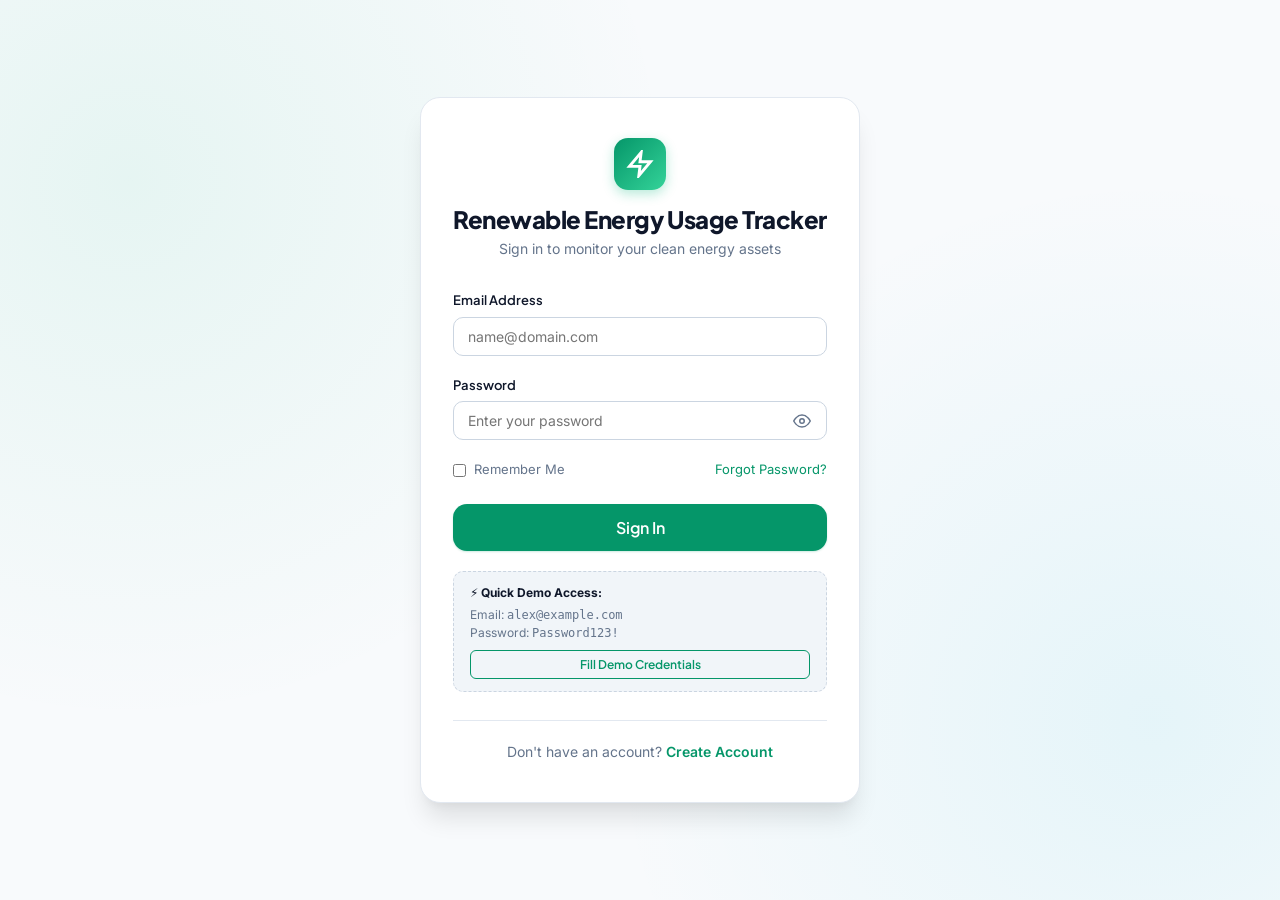
<file: frontend/index.html>
<!DOCTYPE html>
<html lang="en">
<head>
  <meta charset="UTF-8">
  <meta name="viewport" content="width=device-width, initial-scale=1.0">
  <title>Renewable Energy Usage Tracker</title>
  <link rel="stylesheet" href="css/style.css">
  <link rel="stylesheet" href="css/auth.css">
  <link rel="stylesheet" href="css/responsive.css">
</head>
<body style="display: flex; align-items: center; justify-content: center; height: 100vh; background: var(--bg-app);">
  <div style="text-align: center;">
    <div style="width: 48px; height: 48px; border: 4px solid var(--primary-200); border-top-color: var(--primary-600); border-radius: 50%; animation: spin 0.8s linear infinite; margin: 0 auto 1rem;"></div>
    <h3 style="color: var(--text-main); font-family: var(--font-heading);">Loading Renewable Energy Usage Tracker...</h3>
  </div>

  <style>
    @keyframes spin {
      to { transform: rotate(360deg); }
    }
  </style>

  <script src="js/config.js"></script>
  <script src="js/demo-data.js"></script>
  <script src="js/api.js"></script>
  <script src="js/ui.js"></script>
  <script src="js/auth.js"></script>
  <script>
    (function initRedirect() {
      const token = localStorage.getItem('auth_token') || sessionStorage.getItem('auth_token');
      if (token) {
        window.location.replace('dashboard.html');
      } else {
        window.location.replace('login.html');
      }
    })();
  </script>
</body>
</html>
</file>
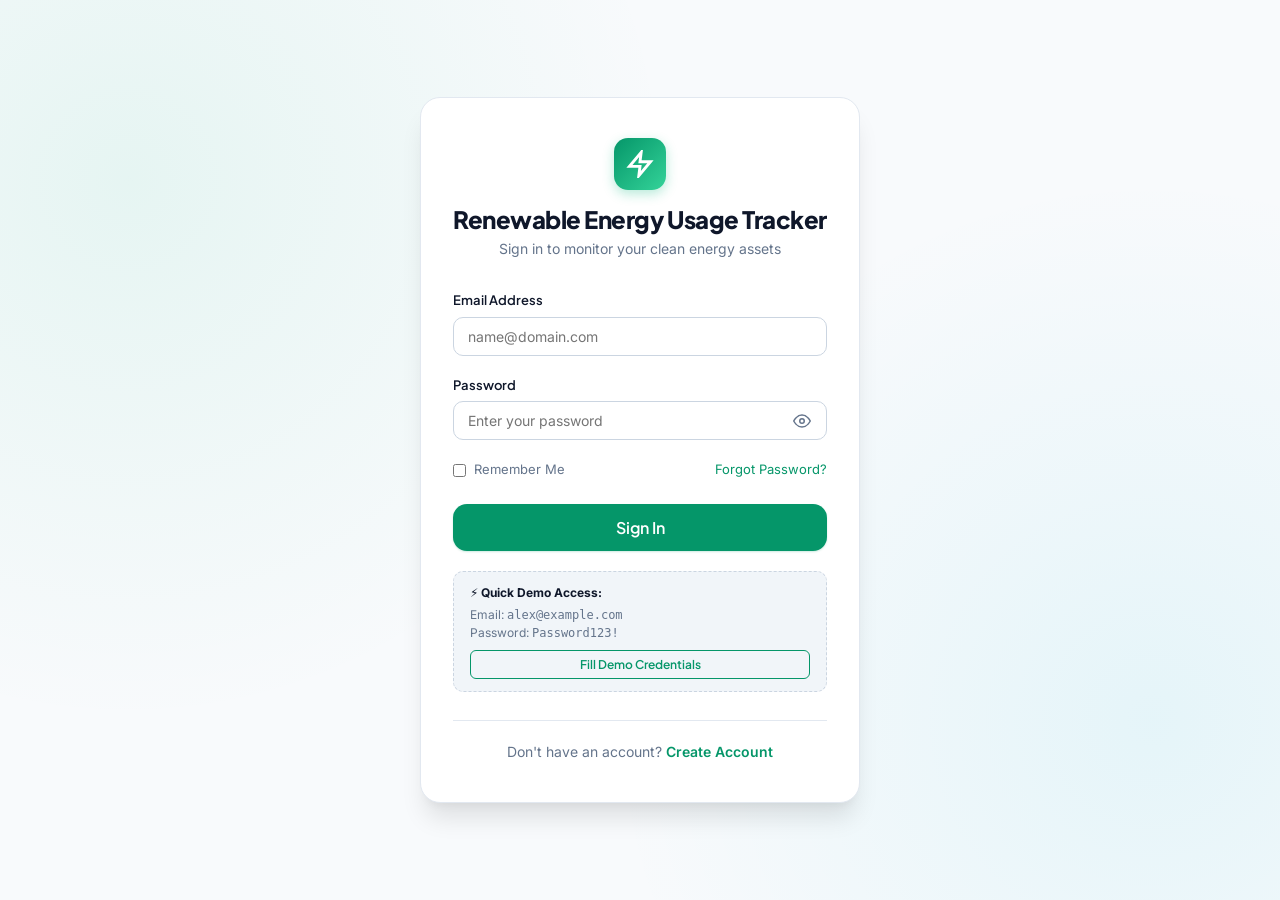
<file: frontend/add-energy.html>
<!DOCTYPE html>
<html lang="en">
<head>
  <meta charset="UTF-8">
  <meta name="viewport" content="width=device-width, initial-scale=1.0">
  <title>Add Energy Data - Renewable Energy Usage Tracker</title>
  <link rel="stylesheet" href="css/style.css">
  <link rel="stylesheet" href="css/dashboard.css">
  <link rel="stylesheet" href="css/responsive.css">
</head>
<body>
  <div id="sidebar-backdrop" class="sidebar-backdrop"></div>

  <div class="app-layout">
    <!-- Sidebar Navigation -->
    <aside class="sidebar">
      <div class="sidebar-header">
        <div class="sidebar-logo-icon">
          <svg width="22" height="22" viewBox="0 0 24 24" fill="none" stroke="currentColor" stroke-width="2.5"><path d="M13 2L3 14h9l-1 8 10-12h-9l1-8z"></path></svg>
        </div>
        <div>
          <div class="sidebar-brand-title">Renewable Energy Usage Tracker</div>
          <div class="sidebar-brand-subtitle">Clean Energy Platform</div>
        </div>
      </div>

      <nav class="sidebar-nav">
        <div class="nav-section-title">Overview</div>
        <a href="dashboard.html" class="nav-link">
          <svg viewBox="0 0 24 24" fill="none" stroke="currentColor" stroke-width="2"><rect x="3" y="3" width="7" height="7"></rect><rect x="14" y="3" width="7" height="7"></rect><rect x="14" y="14" width="7" height="7"></rect><rect x="3" y="14" width="7" height="7"></rect></svg>
          Dashboard
        </a>
        <a href="records.html" class="nav-link">
          <svg viewBox="0 0 24 24" fill="none" stroke="currentColor" stroke-width="2"><line x1="8" y1="6" x2="21" y2="6"></line><line x1="8" y1="12" x2="21" y2="12"></line><line x1="8" y1="18" x2="21" y2="18"></line><line x1="3" y1="6" x2="3.01" y2="6"></line><line x1="3" y1="12" x2="3.01" y2="12"></line><line x1="3" y1="18" x2="3.01" y2="18"></line></svg>
          Energy Records
        </a>
        <a href="add-energy.html" class="nav-link active">
          <svg viewBox="0 0 24 24" fill="none" stroke="currentColor" stroke-width="2"><circle cx="12" cy="12" r="10"></circle><line x1="12" y1="8" x2="12" y2="16"></line><line x1="8" y1="12" x2="16" y2="12"></line></svg>
          Add Energy Data
        </a>

        <div class="nav-section-title">Analysis & Insights</div>
        <a href="analytics.html" class="nav-link">
          <svg viewBox="0 0 24 24" fill="none" stroke="currentColor" stroke-width="2"><polyline points="22 12 18 12 15 21 9 3 6 12 2 12"></polyline></svg>
          Analytics & Trends
        </a>
        <a href="sources.html" class="nav-link">
          <svg viewBox="0 0 24 24" fill="none" stroke="currentColor" stroke-width="2"><circle cx="12" cy="12" r="5"></circle><line x1="12" y1="1" x2="12" y2="3"></line><line x1="12" y1="21" x2="12" y2="23"></line><line x1="4.22" y1="4.22" x2="5.64" y2="5.64"></line><line x1="18.36" y1="18.36" x2="19.78" y2="19.78"></line><line x1="1" y1="12" x2="3" y2="12"></line><line x1="21" y1="12" x2="23" y2="12"></line></svg>
          Renewable Sources
        </a>
        <a href="goals.html" class="nav-link">
          <svg viewBox="0 0 24 24" fill="none" stroke="currentColor" stroke-width="2"><circle cx="12" cy="12" r="10"></circle><circle cx="12" cy="12" r="6"></circle><circle cx="12" cy="12" r="2"></circle></svg>
          Goals
        </a>
        <a href="environmental.html" class="nav-link">
          <svg viewBox="0 0 24 24" fill="none" stroke="currentColor" stroke-width="2"><path d="M11 20A7 7 0 0 1 9.8 6.1C15.5 5 17 4.48 19 2c1 2 2 4.18 2 8 0 5.5-4.78 10-10 10Z"></path></svg>
          Environmental Impact
        </a>
        <a href="savings.html" class="nav-link">
          <svg viewBox="0 0 24 24" fill="none" stroke="currentColor" stroke-width="2"><line x1="12" y1="1" x2="12" y2="23"></line><path d="M17 5H9.5a3.5 3.5 0 0 0 0 7h5a3.5 3.5 0 0 1 0 7H6"></path></svg>
          Savings
        </a>
        <a href="insights.html" class="nav-link">
          <svg viewBox="0 0 24 24" fill="none" stroke="currentColor" stroke-width="2"><polygon points="13 2 3 14 12 14 11 22 21 10 12 10 13 2"></polygon></svg>
          Smart Insights
        </a>

        <div class="nav-section-title">Account</div>
        <a href="profile.html" class="nav-link">
          <svg viewBox="0 0 24 24" fill="none" stroke="currentColor" stroke-width="2"><path d="M20 21v-2a4 4 0 0 0-4-4H8a4 4 0 0 0-4 4v2"></path><circle cx="12" cy="7" r="4"></circle></svg>
          Profile
        </a>
        <a href="settings.html" class="nav-link">
          <svg viewBox="0 0 24 24" fill="none" stroke="currentColor" stroke-width="2"><circle cx="12" cy="12" r="3"></circle><path d="M19.4 15a1.65 1.65 0 0 0 .33 1.82l.06.06a2 2 0 0 1 0 2.83 2 2 0 0 1-2.83 0l-.06-.06a1.65 1.65 0 0 0-1.82-.33 1.65 1.65 0 0 0-1 1.51V21a2 2 0 0 1-2 2 2 2 0 0 1-2-2v-.09A1.65 1.65 0 0 0 9 19.4a1.65 1.65 0 0 0-1.82.33l-.06.06a2 2 0 0 1-2.83 0 2 2 0 0 1 0-2.83l.06-.06a1.65 1.65 0 0 0 .33-1.82 1.65 1.65 0 0 0-1.51-1H3a2 2 0 0 1-2-2 2 2 0 0 1 2-2h.09A1.65 1.65 0 0 0 4.6 9a1.65 1.65 0 0 0-.33-1.82l-.06-.06a2 2 0 0 1 0-2.83 2 2 0 0 1 2.83 0l.06.06a1.65 1.65 0 0 0 1.82.33H9a1.65 1.65 0 0 0 1-1.51V3a2 2 0 0 1 2-2 2 2 0 0 1 2 2v.09a1.65 1.65 0 0 0 1 1.51 1.65 1.65 0 0 0 1.82-.33l.06-.06a2 2 0 0 1 2.83 0 2 2 0 0 1 0 2.83l-.06.06a1.65 1.65 0 0 0-.33 1.82V9a1.65 1.65 0 0 0 1.51 1H21a2 2 0 0 1 2 2 2 2 0 0 1-2 2h-.09a1.65 1.65 0 0 0-1.51 1z"></path></svg>
          Settings
        </a>
      </nav>

      <div class="sidebar-footer">
        <button class="btn btn-secondary btn-sm" style="width: 100%; justify-content: flex-start;" onclick="Auth.logout()">
          <svg width="16" height="16" viewBox="0 0 24 24" fill="none" stroke="currentColor" stroke-width="2"><path d="M9 21H5a2 2 0 0 1-2-2V5a2 2 0 0 1 2-2h4"></path><polyline points="16 17 21 12 16 7"></polyline><line x1="21" y1="12" x2="9" y2="12"></line></svg>
          Logout
        </button>
      </div>
    </aside>

    <!-- Main Wrapper -->
    <main class="main-wrapper">
      <header class="topbar">
        <div class="topbar-left">
          <button id="mobile-menu-btn" class="mobile-menu-toggle" aria-label="Toggle Navigation">
            <svg width="22" height="22" viewBox="0 0 24 24" fill="none" stroke="currentColor" stroke-width="2"><line x1="3" y1="12" x2="21" y2="12"></line><line x1="3" y1="6" x2="21" y2="6"></line><line x1="3" y1="18" x2="21" y2="18"></line></svg>
          </button>
          <span style="font-weight: 700; font-size: 1.125rem;">Automatic Generation & Consumption Portal</span>
        </div>

        <div class="topbar-right">
          <button id="theme-toggle-btn" class="theme-toggle-btn" onclick="UI.toggleTheme()" title="Toggle Theme"></button>
          <div class="user-profile-badge">
            <div id="topbar-user-avatar" class="user-avatar">U</div>
            <span id="topbar-user-name" class="user-name-text">Alex Green</span>
          </div>
        </div>
      </header>

      <div class="content-body">
        <div class="page-header">
          <div>
            <h1 class="page-title">Add Energy Data & Sources</h1>
            <p class="page-subtitle">Automatic generation telemetry, source capacity management, and consumption logging</p>
          </div>
        </div>

        <!-- Single Streamlined Clean Container -->
        <div style="max-width: 900px; margin: 0 auto; display: flex; flex-direction: column; gap: 1.5rem;">

          <!-- ======================================================== -->
          <!-- 1. RENEWABLE SOURCE CONFIGURATION                        -->
          <!-- ======================================================== -->
          <div class="card" id="source-config-card">
            <div class="card-header">
              <div class="step-header">
                <span class="step-badge">1</span>
                <div>
                  <h3 class="card-title" style="margin: 0;">Renewable Source Configuration</h3>
                  <p class="text-xs text-muted" style="margin: 0;">Configure your power sources to enable automatic daily generation tracking</p>
                </div>
              </div>
              <span class="badge badge-success" id="active-sources-badge">0 Active Sources</span>
            </div>
            <div class="card-body">
              <form id="source-config-form" onsubmit="handleSaveSourceConfig(event)">
                <div style="display: grid; grid-template-columns: 1fr 1fr; gap: 1rem;">
                  <div class="form-group">
                    <label class="form-label" for="cfg-source-type">Source Type *</label>
                    <select id="cfg-source-type" class="form-select" required>
                      <option value="Solar">Solar</option>
                      <option value="Wind">Wind</option>
                      <option value="Hydro">Hydro</option>
                      <option value="Biomass">Biomass</option>
                      <option value="Geothermal">Geothermal</option>
                      <option value="Other Renewable">Other Renewable</option>
                    </select>
                  </div>

                  <div class="form-group">
                    <label class="form-label" for="cfg-capacity">Installed Capacity (kW) *</label>
                    <input type="number" step="0.1" id="cfg-capacity" class="form-control" placeholder="e.g. 5.0" required min="0">
                  </div>
                </div>

                <div style="display: grid; grid-template-columns: 1fr 1fr; gap: 1rem;">
                  <div class="form-group">
                    <label class="form-label" for="cfg-expected-gen">Expected Daily Generation (kWh/day) *</label>
                    <input type="number" step="0.1" id="cfg-expected-gen" class="form-control" placeholder="e.g. 15.0" required min="0">
                  </div>

                  <div class="form-group">
                    <label class="form-label" for="cfg-effective-from">Effective From *</label>
                    <input type="date" id="cfg-effective-from" class="form-control" required>
                    <span class="form-hint">Historical records before this date remain preserved.</span>
                  </div>
                </div>

                <div style="display: flex; gap: 0.75rem; justify-content: flex-end; margin-top: 0.5rem;">
                  <button type="button" class="btn btn-secondary btn-sm" onclick="resetSourceConfigForm()">
                    + Add Another Source
                  </button>
                  <button type="submit" id="btn-save-source-cfg" class="btn btn-primary btn-sm">
                    Save Source Configuration
                  </button>
                </div>
              </form>

              <!-- Configured Sources List -->
              <div style="margin-top: 1.5rem; border-top: 1px solid var(--border-subtle); padding-top: 1rem;">
                <div style="font-weight: 700; font-size: 0.875rem; margin-bottom: 0.75rem; color: var(--text-muted); display: flex; justify-content: space-between; align-items: center;">
                  <span>Configured Renewable Sources</span>
                  <span class="text-xs text-muted">Click 'View History' to see capacity changes</span>
                </div>
                <div id="configured-sources-container" style="display: flex; flex-direction: column; gap: 0.75rem;">
                  <div class="text-sm text-muted">Loading configured sources...</div>
                </div>
              </div>
            </div>
          </div>

          <!-- ======================================================== -->
          <!-- 2. DAILY GENERATION & CONSUMPTION LOGGING               -->
          <!-- ======================================================== -->
          <div class="card" id="daily-gen-card">
            <div class="card-header">
              <div class="step-header">
                <span class="step-badge">2</span>
                <div>
                  <h3 class="card-title" style="margin: 0;">Log Energy Generation & Consumption</h3>
                  <p class="text-xs text-muted" style="margin: 0;">Automatic expected generation with optional daily manual override and storage dispatch</p>
                </div>
              </div>
              <span class="badge badge-success" id="auto-telemetry-badge">⚡ Automatic Active</span>
            </div>
            <div class="card-body">
              <!-- Expected Generation Banner -->
              <div class="telemetry-banner" style="margin-bottom: 1.25rem;">
                <div style="display: flex; align-items: center; justify-content: space-between; flex-wrap: wrap; gap: 0.75rem;">
                  <div>
                    <div class="text-xs text-muted font-semibold uppercase" style="letter-spacing: 0.05em;">Expected Generation for Selected Date</div>
                    <div style="font-size: 1.5rem; font-weight: 800; color: var(--primary-600); margin-top: 0.15rem;">
                      <span id="display-auto-gen">15.0</span> <span style="font-size: 1rem; font-weight: 600;">kWh</span>
                    </div>
                    <div class="text-xs text-muted" id="auto-gen-source-note" style="margin-top: 0.2rem;">
                      Calculated from configured Solar
                    </div>
                  </div>
                  <div style="background: rgba(16, 185, 129, 0.15); border-radius: var(--radius-md); padding: 0.5rem 0.875rem; text-align: right;">
                    <div class="text-xs font-bold text-primary" style="text-transform: uppercase;">Zero Daily Entry</div>
                    <div class="text-xs text-muted">Auto-tracked daily</div>
                  </div>
                </div>
              </div>

              <!-- Date & Renewable Source Selection -->
              <div style="display: grid; grid-template-columns: 1fr 1fr; gap: 1rem; margin-bottom: 1rem;">
                <div class="form-group">
                  <label class="form-label" for="record-date">Date *</label>
                  <input type="date" id="record-date" class="form-control" required onchange="handleDateOrSourceChange()">
                </div>

                <div class="form-group">
                  <label class="form-label" for="record-source">Renewable Source *</label>
                  <select id="record-source" class="form-select" required onchange="handleDateOrSourceChange()">
                    <option value="Solar">Solar</option>
                    <option value="Wind">Wind</option>
                    <option value="Hydro">Hydro</option>
                    <option value="Biomass">Biomass</option>
                    <option value="Geothermal">Geothermal</option>
                    <option value="Other Renewable">Other Renewable</option>
                  </select>
                </div>
              </div>

              <!-- Optional Manual Daily Override -->
              <div style="background-color: var(--bg-surface-subtle); border-radius: var(--radius-lg); padding: 1.125rem; border: 1px solid var(--border-subtle); margin-bottom: 1.25rem;">
                <div style="display: flex; align-items: center; justify-content: space-between; flex-wrap: wrap; gap: 0.5rem;">
                  <div>
                    <span style="font-weight: 700; font-size: 0.9375rem;">Manual Weather Override (Optional)</span>
                    <span class="text-xs text-muted" style="display: block;">Use only if weather, rain, or maintenance changed output for this date</span>
                  </div>
                  <label class="checkbox-label" style="margin: 0; cursor: pointer; background: var(--bg-surface); padding: 0.35rem 0.75rem; border-radius: var(--radius-md); border: 1px solid var(--border-strong);">
                    <input type="checkbox" id="chk-enable-override" onchange="toggleOverrideFields()">
                    <span class="form-label" style="margin: 0; font-weight: 700; color: #f59e0b;">Override generation</span>
                  </label>
                </div>

                <!-- Override Inputs (Visible when checked) -->
                <div id="override-fields-box" style="display: none; margin-top: 1rem; border-top: 1px dashed var(--border-strong); padding-top: 1rem;">
                  <div style="display: grid; grid-template-columns: 1fr 1.5fr; gap: 1rem;">
                    <div class="form-group" style="margin-bottom: 0;">
                      <label class="form-label" for="record-actual-gen">Override Generation (kWh) *</label>
                      <input type="number" step="0.1" id="record-actual-gen" class="form-control" placeholder="e.g. 6.0" min="0">
                    </div>
                    <div class="form-group" style="margin-bottom: 0;">
                      <label class="form-label" for="record-override-reason">Reason for Override *</label>
                      <input type="text" id="record-override-reason" class="form-control" placeholder="e.g. Heavy rain & overcast skies">
                    </div>
                  </div>
                </div>

                <!-- Generation Comparison -->
                <div class="gen-comparison-grid" style="margin-top: 1rem;">
                  <div class="comparison-box">
                    <div class="comp-label">Automatic Generation</div>
                    <div class="comp-val" id="lbl-auto-val">15.0 kWh</div>
                  </div>
                  <div class="comparison-box">
                    <div class="comp-label">Manual Override</div>
                    <div class="comp-val" id="lbl-override-val" style="color: #f59e0b;">None</div>
                  </div>
                  <div class="comparison-box highlight">
                    <div class="comp-label">Final Generation</div>
                    <div class="comp-val" id="lbl-final-val">15.0 kWh</div>
                  </div>
                </div>
              </div>

              <!-- Renewable Consumption Input -->
              <div style="margin-bottom: 1.25rem;">
                <div class="form-group">
                  <label class="form-label" for="record-ren-con" style="font-weight: 700; font-size: 0.9375rem;">Renewable Energy Consumed (kWh) *</label>
                  <input type="number" step="0.1" id="record-ren-con" class="form-control" placeholder="e.g. 10.0" required min="0">
                  <span class="form-hint">Directly utilized from clean renewable generation</span>
                </div>
              </div>

              <!-- Storage & Surplus Ledger -->
              <div style="border-top: 1px solid var(--border-subtle); padding-top: 1rem; margin-bottom: 1.25rem;">
                <div style="font-weight: 700; font-size: 0.875rem; color: var(--text-main); margin-bottom: 0.75rem; display: flex; align-items: center; justify-content: space-between;">
                  <span>Renewable Surplus & Storage</span>
                  <span class="badge badge-info" id="badge-avail-storage">Available Storage: 0.0 kWh</span>
                </div>

                <!-- Live Formula Banner -->
                <div style="background: rgba(2, 132, 199, 0.08); border: 1px solid rgba(2, 132, 199, 0.2); border-radius: var(--radius-md); padding: 0.75rem 1rem; margin-bottom: 1rem;">
                  <div style="font-size: 0.75rem; color: var(--text-muted); font-weight: 600; margin-bottom: 0.25rem;">
                    SURPLUS FORMULA:
                  </div>
                  <div style="font-size: 0.8125rem; font-family: monospace; font-weight: 700; color: var(--text-main);">
                    Previous Storage (<span id="calc-lbl-prev">0.0</span>) + Generation (<span id="calc-lbl-gen">15.0</span>) - Renewable Consumed (<span id="calc-lbl-ren">0.0</span>) = Today's Surplus (<span id="calc-lbl-surplus" class="text-primary">+15.0</span>)
                  </div>
                </div>

                <div style="display: grid; grid-template-columns: 1.5fr 1fr; gap: 1rem; align-items: center;">
                  <div class="form-group" style="margin-bottom: 0;">
                    <label class="form-label" for="record-storage-used">Use Stored Renewable Energy (kWh)</label>
                    <input type="number" step="0.1" id="record-storage-used" class="form-control" placeholder="0.0" value="0.0" min="0">
                    <span class="form-hint">Dispatched from battery (Cannot exceed available storage)</span>
                  </div>

                  <div style="background: var(--bg-surface-subtle); padding: 0.75rem 1rem; border-radius: var(--radius-md); border: 1px solid var(--border-subtle);">
                    <div class="text-xs text-muted font-semibold">Remaining Battery Storage</div>
                    <div style="font-size: 1.25rem; font-weight: 800; color: #0284c7;" id="lbl-rem-storage-calc">0.0 kWh</div>
                  </div>
                </div>
              </div>

              <!-- Tariff, Currency & Notes -->
              <div style="border-top: 1px solid var(--border-subtle); padding-top: 1rem;">
                <div style="display: grid; grid-template-columns: 1fr 1fr; gap: 1rem;">
                  <div class="form-group">
                    <label class="form-label" for="record-currency-code">Currency *</label>
                    <select id="record-currency-code" class="form-select" onchange="handleCurrencySelectionChange()">
                      <option value="INR">Indian Rupee (INR ₹)</option>
                      <option value="USD">US Dollar (USD $)</option>
                      <option value="EUR">Euro (EUR €)</option>
                      <option value="GBP">British Pound (GBP £)</option>
                    </select>
                  </div>

                  <div class="form-group">
                    <label class="form-label" for="record-tariff">Electricity Tariff (<span class="currency-sym-label">₹</span>/kWh) *</label>
                    <input type="number" step="0.0001" id="record-tariff" class="form-control" placeholder="9.0" min="0">
                  </div>
                </div>

                <div class="form-group" style="margin-bottom: 0;">
                  <label class="form-label" for="record-notes">Notes / Details</label>
                  <input type="text" id="record-notes" class="form-control" placeholder="Optional notes (e.g. Inverter #1, morning peak output)...">
                </div>

                <div style="display: flex; align-items: center; justify-content: flex-end; gap: 0.75rem; margin-top: 1.5rem; border-top: 1px solid var(--border-subtle); padding-top: 1.25rem;">
                  <a href="records.html" class="btn btn-secondary">Cancel</a>
                  <button type="button" id="btn-save-another" class="btn btn-outline" onclick="handleSaveEnergyRecord(null, true)">
                    Save & Add Another Source
                  </button>
                  <button type="button" id="btn-save-record" class="btn btn-primary" onclick="handleSaveEnergyRecord(null, false)">
                    Save Energy Record
                  </button>
                </div>
              </div>

            </div>
          </div>

        </div>
      </div>
    </main>
  </div>

  <!-- Edit Source Configuration Modal -->
  <div id="edit-source-modal" class="modal-backdrop">
    <div class="modal-card">
      <form onsubmit="handleSaveEditedSource(event)">
        <input type="hidden" id="edit-source-id">
        <div class="modal-header">
          <h3 class="modal-title">Edit Renewable Source Configuration</h3>
          <button type="button" class="btn btn-sm btn-secondary" onclick="UI.closeModal('edit-source-modal')">&times;</button>
        </div>
        <div class="modal-body">
          <div class="form-group">
            <label class="form-label" for="edit-source-type">Source Type</label>
            <select id="edit-source-type" class="form-select" required>
              <option value="Solar">Solar</option>
              <option value="Wind">Wind</option>
              <option value="Hydro">Hydro</option>
              <option value="Biomass">Biomass</option>
              <option value="Geothermal">Geothermal</option>
              <option value="Other Renewable">Other Renewable</option>
            </select>
          </div>
          <div style="display: grid; grid-template-columns: 1fr 1fr; gap: 1rem;">
            <div class="form-group">
              <label class="form-label" for="edit-capacity">Installed Capacity (kW)</label>
              <input type="number" step="0.1" id="edit-capacity" class="form-control" required min="0">
            </div>
            <div class="form-group">
              <label class="form-label" for="edit-expected-gen">Expected Daily Gen (kWh/day)</label>
              <input type="number" step="0.1" id="edit-expected-gen" class="form-control" required min="0">
            </div>
          </div>
          <div class="form-group">
            <label class="form-label" for="edit-effective-from">New Effective Date</label>
            <input type="date" id="edit-effective-from" class="form-control" required>
            <span class="form-hint">Historical capacity and expected generation before this date will be preserved.</span>
          </div>
          <div class="form-group">
            <label class="checkbox-label">
              <input type="checkbox" id="edit-source-active">
              <span class="form-label" style="margin: 0;">Source is Active</span>
            </label>
          </div>
        </div>
        <div class="modal-footer">
          <button type="button" class="btn btn-secondary" onclick="UI.closeModal('edit-source-modal')">Cancel</button>
          <button type="submit" class="btn btn-primary">Save & Preserve History</button>
        </div>
      </form>
    </div>
  </div>

  <!-- View Source Capacity History Modal -->
  <div id="source-history-modal" class="modal-backdrop">
    <div class="modal-card" style="max-width: 580px;">
      <div class="modal-header">
        <h3 class="modal-title">Source Configuration History (<span id="hist-source-name">Solar</span>)</h3>
        <button class="btn btn-sm btn-secondary" onclick="UI.closeModal('source-history-modal')">&times;</button>
      </div>
      <div class="modal-body">
        <p class="text-xs text-muted" style="margin-bottom: 1rem;">
          Chronological record of all capacity expansions and expected daily generation changes.
        </p>
        <div class="table-responsive">
          <table class="data-table">
            <thead>
              <tr>
                <th>Effective Period</th>
                <th>Capacity (kW)</th>
                <th>Expected (kWh/day)</th>
              </tr>
            </thead>
            <tbody id="source-history-tbody">
              <tr><td colspan="3" class="text-center text-muted">Loading history...</td></tr>
            </tbody>
          </table>
        </div>
      </div>
      <div class="modal-footer">
        <button class="btn btn-secondary" onclick="UI.closeModal('source-history-modal')">Close</button>
      </div>
    </div>
  </div>

  <script src="js/config.js"></script>
  <script src="js/demo-data.js"></script>
  <script src="js/api.js"></script>
  <script src="js/ui.js"></script>
  <script src="js/auth.js"></script>
  <script src="js/add-energy.js"></script>
</body>
</html>
</file>
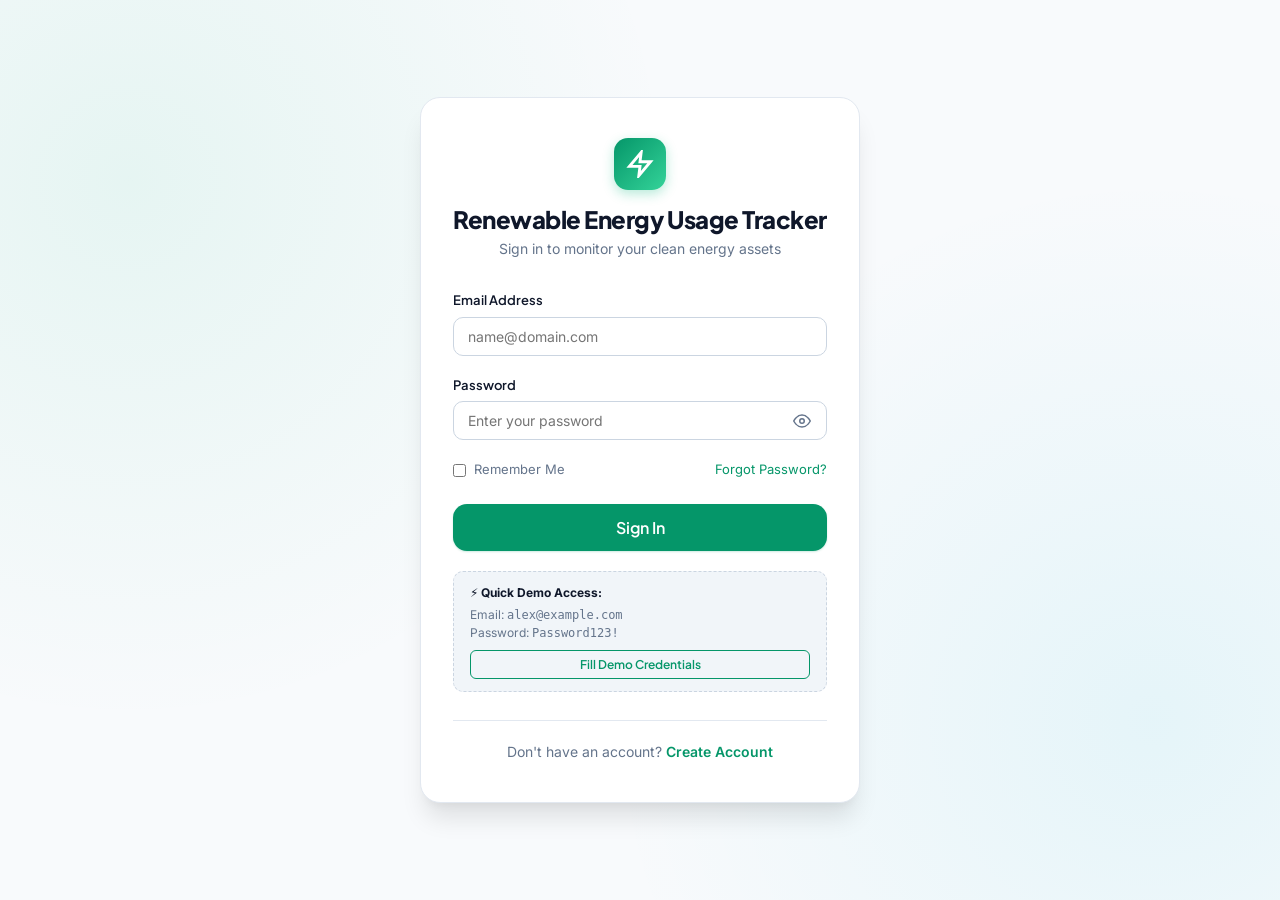
<file: frontend/goals.html>
<!DOCTYPE html>
<html lang="en">
<head>
  <meta charset="UTF-8">
  <meta name="viewport" content="width=device-width, initial-scale=1.0">
  <title>Renewable Goals - Renewable Energy Usage Tracker</title>
  <link rel="stylesheet" href="css/style.css">
  <link rel="stylesheet" href="css/dashboard.css">
  <link rel="stylesheet" href="css/responsive.css">
</head>
<body>
  <div id="sidebar-backdrop" class="sidebar-backdrop"></div>

  <div class="app-layout">
    <!-- Sidebar -->
    <aside class="sidebar">
      <div class="sidebar-header">
        <div class="sidebar-logo-icon">
          <svg width="22" height="22" viewBox="0 0 24 24" fill="none" stroke="currentColor" stroke-width="2.5"><path d="M13 2L3 14h9l-1 8 10-12h-9l1-8z"></path></svg>
        </div>
        <div>
          <div class="sidebar-brand-title">Renewable Energy Usage Tracker</div>
          <div class="sidebar-brand-subtitle">Clean Energy Platform</div>
        </div>
      </div>

      <nav class="sidebar-nav">
        <div class="nav-section-title">Overview</div>
        <a href="dashboard.html" class="nav-link">
          <svg viewBox="0 0 24 24" fill="none" stroke="currentColor" stroke-width="2"><rect x="3" y="3" width="7" height="7"></rect><rect x="14" y="3" width="7" height="7"></rect><rect x="14" y="14" width="7" height="7"></rect><rect x="3" y="14" width="7" height="7"></rect></svg>
          Dashboard
        </a>
        <a href="records.html" class="nav-link">
          <svg viewBox="0 0 24 24" fill="none" stroke="currentColor" stroke-width="2"><line x1="8" y1="6" x2="21" y2="6"></line><line x1="8" y1="12" x2="21" y2="12"></line><line x1="8" y1="18" x2="21" y2="18"></line><line x1="3" y1="6" x2="3.01" y2="6"></line><line x1="3" y1="12" x2="3.01" y2="12"></line><line x1="3" y1="18" x2="3.01" y2="18"></line></svg>
          Energy Records
        </a>
        <a href="add-energy.html" class="nav-link">
          <svg viewBox="0 0 24 24" fill="none" stroke="currentColor" stroke-width="2"><circle cx="12" cy="12" r="10"></circle><line x1="12" y1="8" x2="12" y2="16"></line><line x1="8" y1="12" x2="16" y2="12"></line></svg>
          Add Energy Data
        </a>

        <div class="nav-section-title">Analysis & Insights</div>
        <a href="analytics.html" class="nav-link">
          <svg viewBox="0 0 24 24" fill="none" stroke="currentColor" stroke-width="2"><polyline points="22 12 18 12 15 21 9 3 6 12 2 12"></polyline></svg>
          Analytics & Trends
        </a>
        <a href="sources.html" class="nav-link">
          <svg viewBox="0 0 24 24" fill="none" stroke="currentColor" stroke-width="2"><circle cx="12" cy="12" r="5"></circle><line x1="12" y1="1" x2="12" y2="3"></line><line x1="12" y1="21" x2="12" y2="23"></line><line x1="4.22" y1="4.22" x2="5.64" y2="5.64"></line><line x1="18.36" y1="18.36" x2="19.78" y2="19.78"></line><line x1="1" y1="12" x2="3" y2="12"></line><line x1="21" y1="12" x2="23" y2="12"></line></svg>
          Renewable Sources
        </a>
        <a href="goals.html" class="nav-link active">
          <svg viewBox="0 0 24 24" fill="none" stroke="currentColor" stroke-width="2"><circle cx="12" cy="12" r="10"></circle><circle cx="12" cy="12" r="6"></circle><circle cx="12" cy="12" r="2"></circle></svg>
          Goals
        </a>
        <a href="environmental.html" class="nav-link">
          <svg viewBox="0 0 24 24" fill="none" stroke="currentColor" stroke-width="2"><path d="M11 20A7 7 0 0 1 9.8 6.1C15.5 5 17 4.48 19 2c1 2 2 4.18 2 8 0 5.5-4.78 10-10 10Z"></path></svg>
          Environmental Impact
        </a>
        <a href="savings.html" class="nav-link">
          <svg viewBox="0 0 24 24" fill="none" stroke="currentColor" stroke-width="2"><line x1="12" y1="1" x2="12" y2="23"></line><path d="M17 5H9.5a3.5 3.5 0 0 0 0 7h5a3.5 3.5 0 0 1 0 7H6"></path></svg>
          Savings
        </a>
        <a href="insights.html" class="nav-link">
          <svg viewBox="0 0 24 24" fill="none" stroke="currentColor" stroke-width="2"><polygon points="13 2 3 14 12 14 11 22 21 10 12 10 13 2"></polygon></svg>
          Smart Insights
        </a>

        <div class="nav-section-title">Account</div>
        <a href="profile.html" class="nav-link">
          <svg viewBox="0 0 24 24" fill="none" stroke="currentColor" stroke-width="2"><path d="M20 21v-2a4 4 0 0 0-4-4H8a4 4 0 0 0-4 4v2"></path><circle cx="12" cy="7" r="4"></circle></svg>
          Profile
        </a>
        <a href="settings.html" class="nav-link">
          <svg viewBox="0 0 24 24" fill="none" stroke="currentColor" stroke-width="2"><circle cx="12" cy="12" r="3"></circle><path d="M19.4 15a1.65 1.65 0 0 0 .33 1.82l.06.06a2 2 0 0 1 0 2.83 2 2 0 0 1-2.83 0l-.06-.06a1.65 1.65 0 0 0-1.82-.33 1.65 1.65 0 0 0-1 1.51V21a2 2 0 0 1-2 2 2 2 0 0 1-2-2v-.09A1.65 1.65 0 0 0 9 19.4a1.65 1.65 0 0 0-1.82.33l-.06.06a2 2 0 0 1-2.83 0 2 2 0 0 1 0-2.83l.06-.06a1.65 1.65 0 0 0 .33-1.82 1.65 1.65 0 0 0-1.51-1H3a2 2 0 0 1-2-2 2 2 0 0 1 2-2h.09A1.65 1.65 0 0 0 4.6 9a1.65 1.65 0 0 0-.33-1.82l-.06-.06a2 2 0 0 1 0-2.83 2 2 0 0 1 2.83 0l.06.06a1.65 1.65 0 0 0 1.82.33H9a1.65 1.65 0 0 0 1-1.51V3a2 2 0 0 1 2-2 2 2 0 0 1 2 2v.09a1.65 1.65 0 0 0 1 1.51 1.65 1.65 0 0 0 1.82-.33l.06-.06a2 2 0 0 1 2.83 0 2 2 0 0 1 0 2.83l-.06.06a1.65 1.65 0 0 0-.33 1.82V9a1.65 1.65 0 0 0 1.51 1H21a2 2 0 0 1 2 2 2 2 0 0 1-2 2h-.09a1.65 1.65 0 0 0-1.51 1z"></path></svg>
          Settings
        </a>
      </nav>

      <div class="sidebar-footer">
        <button class="btn btn-secondary btn-sm" style="width: 100%; justify-content: flex-start;" onclick="Auth.logout()">
          <svg width="16" height="16" viewBox="0 0 24 24" fill="none" stroke="currentColor" stroke-width="2"><path d="M9 21H5a2 2 0 0 1-2-2V5a2 2 0 0 1 2-2h4"></path><polyline points="16 17 21 12 16 7"></polyline><line x1="21" y1="12" x2="9" y2="12"></line></svg>
          Logout
        </button>
      </div>
    </aside>

    <!-- Main Content -->
    <main class="main-wrapper">
      <header class="topbar">
        <div class="topbar-left">
          <button id="mobile-menu-btn" class="mobile-menu-toggle" aria-label="Toggle Navigation">
            <svg width="22" height="22" viewBox="0 0 24 24" fill="none" stroke="currentColor" stroke-width="2"><line x1="3" y1="12" x2="21" y2="12"></line><line x1="3" y1="6" x2="21" y2="6"></line><line x1="3" y1="18" x2="21" y2="18"></line></svg>
          </button>
          <span style="font-weight: 700; font-size: 1.125rem;">Renewable Energy Goals</span>
        </div>

        <div class="topbar-right">
          <button id="theme-toggle-btn" class="theme-toggle-btn" onclick="UI.toggleTheme()" title="Toggle Theme"></button>
          <div class="user-profile-badge">
            <div id="topbar-user-avatar" class="user-avatar">U</div>
            <span id="topbar-user-name" class="user-name-text">Alex Green</span>
          </div>
        </div>
      </header>

      <div class="content-body">
        <div class="page-header">
          <div>
            <h1 class="page-title">Sustainability Goals</h1>
            <p class="page-subtitle">Track targets for clean generation, renewable reliance percentage, emission avoidance, and financial savings</p>
          </div>
          <div class="page-actions">
            <button class="btn btn-primary" onclick="UI.openModal('create-goal-modal')">
              <svg width="18" height="18" viewBox="0 0 24 24" fill="none" stroke="currentColor" stroke-width="2"><line x1="12" y1="5" x2="12" y2="19"></line><line x1="5" y1="12" x2="19" y2="12"></line></svg>
              Create New Goal
            </button>
          </div>
        </div>

        <!-- Goals Grid Cards -->
        <div id="goals-grid-container" class="kpi-grid" style="grid-template-columns: repeat(auto-fit, minmax(320px, 1fr));">
          <div class="text-center text-muted" style="grid-column: 1 / -1; padding: 2rem;">Loading goals...</div>
        </div>
      </div>
    </main>
  </div>

  <!-- Create Goal Modal -->
  <div id="create-goal-modal" class="modal-backdrop">
    <div class="modal-card">
      <form id="create-goal-form" onsubmit="handleCreateGoal(event)">
        <div class="modal-header">
          <h3 class="modal-title">Create Energy Target</h3>
          <button type="button" class="btn btn-sm btn-secondary" onclick="UI.closeModal('create-goal-modal')">&times;</button>
        </div>
        <div class="modal-body">
          <div class="form-group">
            <label class="form-label" for="goal-type">Goal Type *</label>
            <select id="goal-type" class="form-select" required>
              <option value="Energy Generation">Energy Generation (kWh)</option>
              <option value="Renewable Consumption">Renewable Consumption (kWh)</option>
              <option value="Renewable Percentage">Renewable Percentage (%)</option>
              <option value="CO2 Reduction/Avoidance">CO2 Reduction/Avoidance (kg)</option>
              <option value="Grid Electricity Displacement">Grid Electricity Displacement (kWh)</option>
              <option value="Cost Savings">Cost Savings ($)</option>
            </select>
          </div>
          <div class="form-group">
            <label class="form-label" for="goal-target">Target Value *</label>
            <input type="number" step="0.01" id="goal-target" class="form-control" placeholder="e.g. 500.0" required min="0.1">
          </div>
          <div style="display: grid; grid-template-columns: 1fr 1fr; gap: 1rem;">
            <div class="form-group">
              <label class="form-label" for="goal-start-date">Start Date *</label>
              <input type="date" id="goal-start-date" class="form-control" required>
            </div>
            <div class="form-group">
              <label class="form-label" for="goal-end-date">End Date *</label>
              <input type="date" id="goal-end-date" class="form-control" required>
            </div>
          </div>
          <div class="form-group">
            <label class="form-label" for="goal-desc">Description / Milestone Title</label>
            <input type="text" id="goal-desc" class="form-control" placeholder="e.g. August Campus Clean Energy Challenge">
          </div>
        </div>
        <div class="modal-footer">
          <button type="button" class="btn btn-secondary" onclick="UI.closeModal('create-goal-modal')">Cancel</button>
          <button type="submit" class="btn btn-primary">Create Goal</button>
        </div>
      </form>
    </div>
  </div>

  <!-- Edit Goal Modal -->
  <div id="edit-goal-modal" class="modal-backdrop">
    <div class="modal-card">
      <form onsubmit="handleUpdateGoal(event)">
        <input type="hidden" id="edit-goal-id">
        <div class="modal-header">
          <h3 class="modal-title">Edit Energy Goal</h3>
          <button type="button" class="btn btn-sm btn-secondary" onclick="UI.closeModal('edit-goal-modal')">&times;</button>
        </div>
        <div class="modal-body">
          <div class="form-group">
            <label class="form-label" for="edit-goal-type">Goal Type</label>
            <select id="edit-goal-type" class="form-select" required>
              <option value="Energy Generation">Energy Generation (kWh)</option>
              <option value="Renewable Consumption">Renewable Consumption (kWh)</option>
              <option value="Renewable Percentage">Renewable Percentage (%)</option>
              <option value="CO2 Reduction/Avoidance">CO2 Reduction/Avoidance (kg)</option>
              <option value="Grid Electricity Displacement">Grid Electricity Displacement (kWh)</option>
              <option value="Cost Savings">Cost Savings ($)</option>
            </select>
          </div>
          <div class="form-group">
            <label class="form-label" for="edit-goal-target">Target Value</label>
            <input type="number" step="0.01" id="edit-goal-target" class="form-control" required min="0.1">
          </div>
          <div style="display: grid; grid-template-columns: 1fr 1fr; gap: 1rem;">
            <div class="form-group">
              <label class="form-label" for="edit-goal-start-date">Start Date</label>
              <input type="date" id="edit-goal-start-date" class="form-control" required>
            </div>
            <div class="form-group">
              <label class="form-label" for="edit-goal-end-date">End Date</label>
              <input type="date" id="edit-goal-end-date" class="form-control" required>
            </div>
          </div>
          <div class="form-group">
            <label class="form-label" for="edit-goal-status">Status</label>
            <select id="edit-goal-status" class="form-select">
              <option value="Active">Active</option>
              <option value="Completed">Completed</option>
              <option value="Expired">Expired</option>
            </select>
          </div>
          <div class="form-group">
            <label class="form-label" for="edit-goal-desc">Description</label>
            <input type="text" id="edit-goal-desc" class="form-control">
          </div>
        </div>
        <div class="modal-footer">
          <button type="button" class="btn btn-secondary" onclick="UI.closeModal('edit-goal-modal')">Cancel</button>
          <button type="submit" class="btn btn-primary">Save Changes</button>
        </div>
      </form>
    </div>
  </div>

  <!-- Delete Goal Modal -->
  <div id="delete-goal-modal" class="modal-backdrop">
    <div class="modal-card" style="max-width: 420px;">
      <div class="modal-header">
        <h3 class="modal-title" style="color: var(--danger-text);">Confirm Deletion</h3>
        <button class="btn btn-sm btn-secondary" onclick="UI.closeModal('delete-goal-modal')">&times;</button>
      </div>
      <div class="modal-body">
        <p class="text-sm text-muted">Are you sure you want to delete this goal?</p>
      </div>
      <div class="modal-footer">
        <button class="btn btn-secondary" onclick="UI.closeModal('delete-goal-modal')">Cancel</button>
        <button class="btn btn-danger" onclick="executeDeleteGoal()">Delete Goal</button>
      </div>
    </div>
  </div>

  <script src="js/config.js"></script>
  <script src="js/demo-data.js"></script>
  <script src="js/api.js"></script>
  <script src="js/ui.js"></script>
  <script src="js/auth.js"></script>
  <script src="js/goals.js"></script>
</body>
</html>
</file>
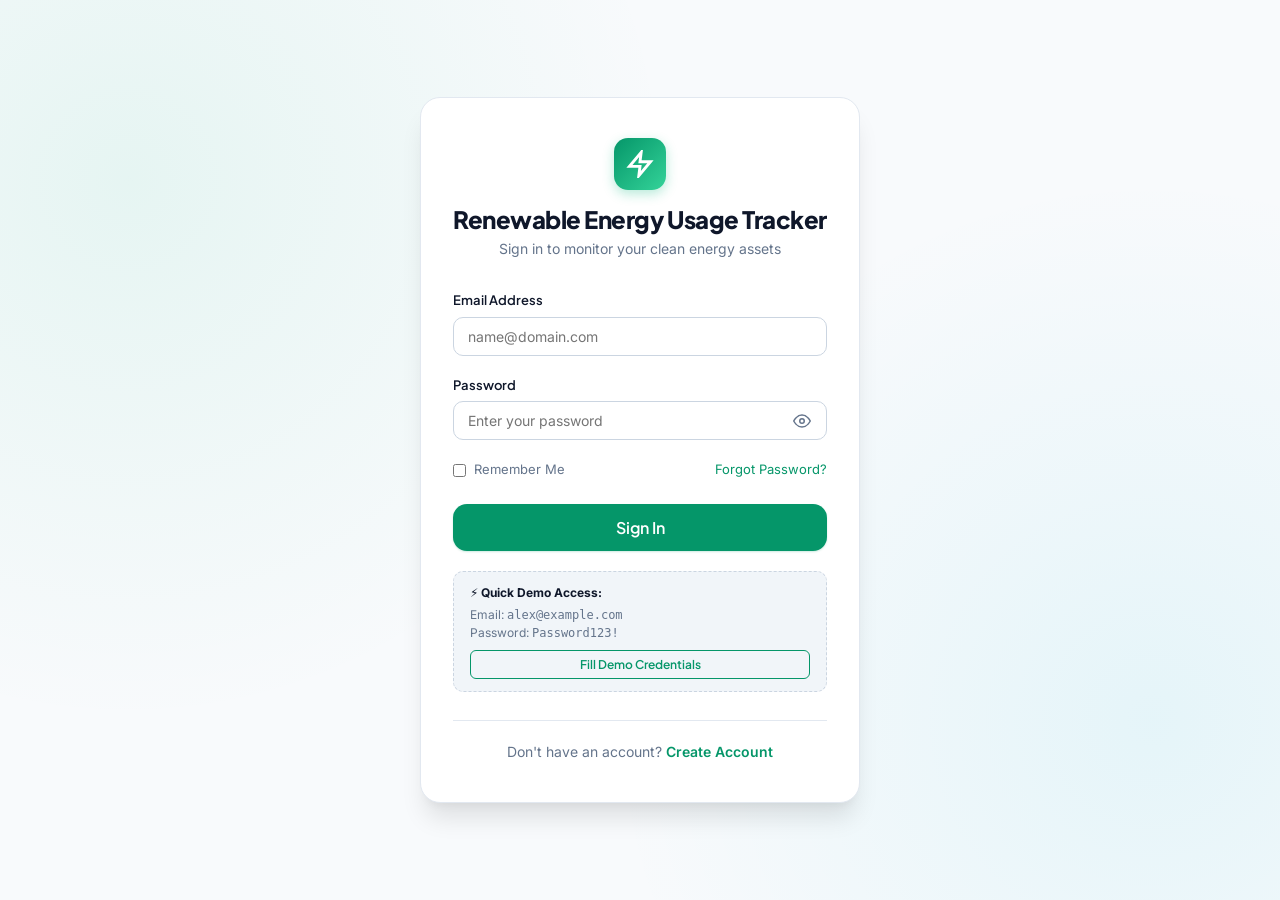
<file: frontend/insights.html>
<!DOCTYPE html>
<html lang="en">
<head>
  <meta charset="UTF-8">
  <meta name="viewport" content="width=device-width, initial-scale=1.0">
  <title>Smart Insights - Renewable Energy Usage Tracker</title>
  <link rel="stylesheet" href="css/style.css">
  <link rel="stylesheet" href="css/dashboard.css">
  <link rel="stylesheet" href="css/responsive.css">
</head>
<body>
  <div id="sidebar-backdrop" class="sidebar-backdrop"></div>

  <div class="app-layout">
    <!-- Sidebar -->
    <aside class="sidebar">
      <div class="sidebar-header">
        <div class="sidebar-logo-icon">
          <svg width="22" height="22" viewBox="0 0 24 24" fill="none" stroke="currentColor" stroke-width="2.5"><path d="M13 2L3 14h9l-1 8 10-12h-9l1-8z"></path></svg>
        </div>
        <div>
          <div class="sidebar-brand-title">Renewable Energy Usage Tracker</div>
          <div class="sidebar-brand-subtitle">Clean Energy Platform</div>
        </div>
      </div>

      <nav class="sidebar-nav">
        <div class="nav-section-title">Overview</div>
        <a href="dashboard.html" class="nav-link">
          <svg viewBox="0 0 24 24" fill="none" stroke="currentColor" stroke-width="2"><rect x="3" y="3" width="7" height="7"></rect><rect x="14" y="3" width="7" height="7"></rect><rect x="14" y="14" width="7" height="7"></rect><rect x="3" y="14" width="7" height="7"></rect></svg>
          Dashboard
        </a>
        <a href="records.html" class="nav-link">
          <svg viewBox="0 0 24 24" fill="none" stroke="currentColor" stroke-width="2"><line x1="8" y1="6" x2="21" y2="6"></line><line x1="8" y1="12" x2="21" y2="12"></line><line x1="8" y1="18" x2="21" y2="18"></line><line x1="3" y1="6" x2="3.01" y2="6"></line><line x1="3" y1="12" x2="3.01" y2="12"></line><line x1="3" y1="18" x2="3.01" y2="18"></line></svg>
          Energy Records
        </a>
        <a href="add-energy.html" class="nav-link">
          <svg viewBox="0 0 24 24" fill="none" stroke="currentColor" stroke-width="2"><circle cx="12" cy="12" r="10"></circle><line x1="12" y1="8" x2="12" y2="16"></line><line x1="8" y1="12" x2="16" y2="12"></line></svg>
          Add Energy Data
        </a>

        <div class="nav-section-title">Analysis & Insights</div>
        <a href="analytics.html" class="nav-link">
          <svg viewBox="0 0 24 24" fill="none" stroke="currentColor" stroke-width="2"><polyline points="22 12 18 12 15 21 9 3 6 12 2 12"></polyline></svg>
          Analytics & Trends
        </a>
        <a href="sources.html" class="nav-link">
          <svg viewBox="0 0 24 24" fill="none" stroke="currentColor" stroke-width="2"><circle cx="12" cy="12" r="5"></circle><line x1="12" y1="1" x2="12" y2="3"></line><line x1="12" y1="21" x2="12" y2="23"></line><line x1="4.22" y1="4.22" x2="5.64" y2="5.64"></line><line x1="18.36" y1="18.36" x2="19.78" y2="19.78"></line><line x1="1" y1="12" x2="3" y2="12"></line><line x1="21" y1="12" x2="23" y2="12"></line></svg>
          Renewable Sources
        </a>
        <a href="goals.html" class="nav-link">
          <svg viewBox="0 0 24 24" fill="none" stroke="currentColor" stroke-width="2"><circle cx="12" cy="12" r="10"></circle><circle cx="12" cy="12" r="6"></circle><circle cx="12" cy="12" r="2"></circle></svg>
          Goals
        </a>
        <a href="environmental.html" class="nav-link">
          <svg viewBox="0 0 24 24" fill="none" stroke="currentColor" stroke-width="2"><path d="M11 20A7 7 0 0 1 9.8 6.1C15.5 5 17 4.48 19 2c1 2 2 4.18 2 8 0 5.5-4.78 10-10 10Z"></path></svg>
          Environmental Impact
        </a>
        <a href="savings.html" class="nav-link">
          <svg viewBox="0 0 24 24" fill="none" stroke="currentColor" stroke-width="2"><line x1="12" y1="1" x2="12" y2="23"></line><path d="M17 5H9.5a3.5 3.5 0 0 0 0 7h5a3.5 3.5 0 0 1 0 7H6"></path></svg>
          Savings
        </a>
        <a href="insights.html" class="nav-link active">
          <svg viewBox="0 0 24 24" fill="none" stroke="currentColor" stroke-width="2"><polygon points="13 2 3 14 12 14 11 22 21 10 12 10 13 2"></polygon></svg>
          Smart Insights
        </a>

        <div class="nav-section-title">Account</div>
        <a href="profile.html" class="nav-link">
          <svg viewBox="0 0 24 24" fill="none" stroke="currentColor" stroke-width="2"><path d="M20 21v-2a4 4 0 0 0-4-4H8a4 4 0 0 0-4 4v2"></path><circle cx="12" cy="7" r="4"></circle></svg>
          Profile
        </a>
        <a href="settings.html" class="nav-link">
          <svg viewBox="0 0 24 24" fill="none" stroke="currentColor" stroke-width="2"><circle cx="12" cy="12" r="3"></circle><path d="M19.4 15a1.65 1.65 0 0 0 .33 1.82l.06.06a2 2 0 0 1 0 2.83 2 2 0 0 1-2.83 0l-.06-.06a1.65 1.65 0 0 0-1.82-.33 1.65 1.65 0 0 0-1 1.51V21a2 2 0 0 1-2 2 2 2 0 0 1-2-2v-.09A1.65 1.65 0 0 0 9 19.4a1.65 1.65 0 0 0-1.82.33l-.06.06a2 2 0 0 1-2.83 0 2 2 0 0 1 0-2.83l.06-.06a1.65 1.65 0 0 0 .33-1.82 1.65 1.65 0 0 0-1.51-1H3a2 2 0 0 1-2-2 2 2 0 0 1 2-2h.09A1.65 1.65 0 0 0 4.6 9a1.65 1.65 0 0 0-.33-1.82l-.06-.06a2 2 0 0 1 0-2.83 2 2 0 0 1 2.83 0l.06.06a1.65 1.65 0 0 0 1.82.33H9a1.65 1.65 0 0 0 1-1.51V3a2 2 0 0 1 2-2 2 2 0 0 1 2 2v.09a1.65 1.65 0 0 0 1 1.51 1.65 1.65 0 0 0 1.82-.33l.06-.06a2 2 0 0 1 2.83 0 2 2 0 0 1 0 2.83l-.06.06a1.65 1.65 0 0 0-.33 1.82V9a1.65 1.65 0 0 0 1.51 1H21a2 2 0 0 1 2 2 2 2 0 0 1-2 2h-.09a1.65 1.65 0 0 0-1.51 1z"></path></svg>
          Settings
        </a>
      </nav>

      <div class="sidebar-footer">
        <button class="btn btn-secondary btn-sm" style="width: 100%; justify-content: flex-start;" onclick="Auth.logout()">
          <svg width="16" height="16" viewBox="0 0 24 24" fill="none" stroke="currentColor" stroke-width="2"><path d="M9 21H5a2 2 0 0 1-2-2V5a2 2 0 0 1 2-2h4"></path><polyline points="16 17 21 12 16 7"></polyline><line x1="21" y1="12" x2="9" y2="12"></line></svg>
          Logout
        </button>
      </div>
    </aside>

    <!-- Main Content -->
    <main class="main-wrapper">
      <header class="topbar">
        <div class="topbar-left">
          <button id="mobile-menu-btn" class="mobile-menu-toggle" aria-label="Toggle Navigation">
            <svg width="22" height="22" viewBox="0 0 24 24" fill="none" stroke="currentColor" stroke-width="2"><line x1="3" y1="12" x2="21" y2="12"></line><line x1="3" y1="6" x2="21" y2="6"></line><line x1="3" y1="18" x2="21" y2="18"></line></svg>
          </button>
          <span style="font-weight: 700; font-size: 1.125rem;">Smart Data-Driven Insights</span>
        </div>

        <div class="topbar-right">
          <button id="theme-toggle-btn" class="theme-toggle-btn" onclick="UI.toggleTheme()" title="Toggle Theme"></button>
          <div class="user-profile-badge">
            <div id="topbar-user-avatar" class="user-avatar">U</div>
            <span id="topbar-user-name" class="user-name-text">Alex Green</span>
          </div>
        </div>
      </header>

      <div class="content-body">
        <div class="page-header">
          <div>
            <h1 class="page-title">Data-Driven Insights</h1>
            <p class="page-subtitle">Rule-based analytical recommendations derived from your renewable generation, consumption habits, and goal milestones</p>
          </div>
          <div class="page-actions">
            <select id="insights-filter-category" class="form-select" style="width: auto;">
              <option value="All">All Categories</option>
              <option value="Source Performance">Source Performance</option>
              <option value="Monthly Growth">Monthly Growth</option>
              <option value="Carbon Footprint">Carbon Footprint</option>
              <option value="Cost Savings">Cost Savings</option>
              <option value="Goal Accomplishment">Goals</option>
              <option value="Optimization">Optimization</option>
            </select>
          </div>
        </div>

        <!-- Insights List Container -->
        <div id="insights-feed-container">
          <div class="text-center text-muted" style="padding: 2.5rem;">Analyzing energy patterns...</div>
        </div>
      </div>
    </main>
  </div>

  <script src="js/config.js"></script>
  <script src="js/demo-data.js"></script>
  <script src="js/api.js"></script>
  <script src="js/ui.js"></script>
  <script src="js/auth.js"></script>
  <script src="js/insights.js"></script>
</body>
</html>
</file>
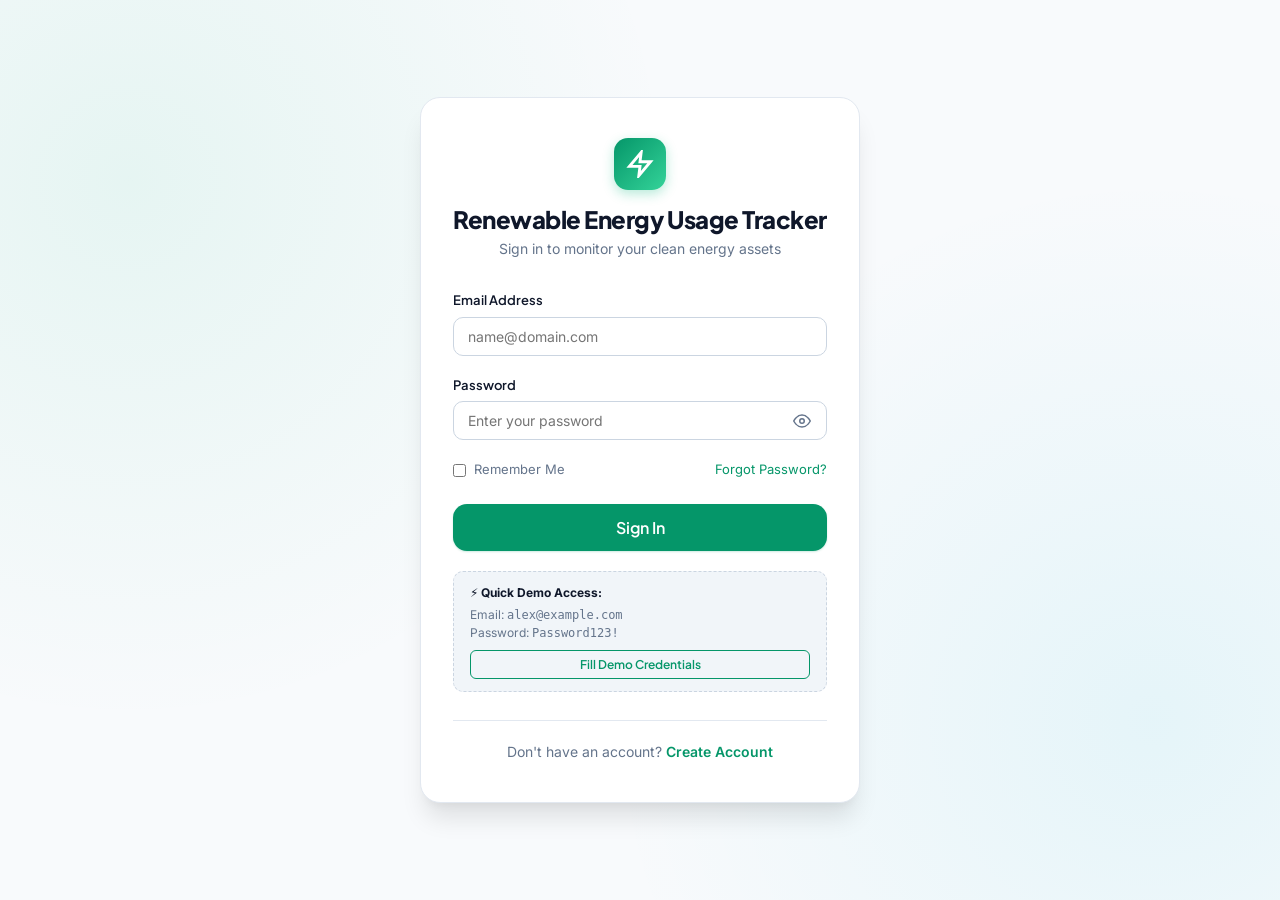
<file: frontend/login.html>
<!DOCTYPE html>
<html lang="en">
<head>
  <meta charset="UTF-8">
  <meta name="viewport" content="width=device-width, initial-scale=1.0">
  <title>Login - Renewable Energy Usage Tracker</title>
  <link rel="stylesheet" href="css/style.css">
  <link rel="stylesheet" href="css/auth.css">
  <link rel="stylesheet" href="css/responsive.css">
</head>
<body>
  <div class="auth-wrapper">
    <div class="auth-container">
      <div class="auth-brand">
        <div class="brand-icon-box">
          <svg width="28" height="28" viewBox="0 0 24 24" fill="none" stroke="currentColor" stroke-width="2.5">
            <path d="M13 2L3 14h9l-1 8 10-12h-9l1-8z"></path>
          </svg>
        </div>
        <h1 class="auth-title">Renewable Energy Usage Tracker</h1>
        <p class="auth-subtitle">Sign in to monitor your clean energy assets</p>
      </div>

      <form id="login-form" onsubmit="handleLoginSubmit(event)">
        <div class="form-group">
          <label class="form-label" for="login-email">Email Address</label>
          <input type="email" id="login-email" class="form-control" placeholder="name@domain.com" required autocomplete="email">
        </div>

        <div class="form-group">
          <label class="form-label" for="login-password">Password</label>
          <div class="password-input-wrap">
            <input type="password" id="login-password" class="form-control" placeholder="Enter your password" required autocomplete="current-password">
            <button type="button" class="password-toggle-btn" onclick="Auth.togglePasswordVisibility('login-password', this)" title="Show/Hide Password">
              <svg width="18" height="18" viewBox="0 0 24 24" fill="none" stroke="currentColor" stroke-width="2"><path d="M1 12s4-8 11-8 11 8 11 8-4 8-11 8-11-8-11-8z"></path><circle cx="12" cy="12" r="3"></circle></svg>
            </button>
          </div>
        </div>

        <div class="auth-options">
          <label class="checkbox-label">
            <input type="checkbox" id="remember-me">
            <span>Remember Me</span>
          </label>
          <a href="javascript:void(0)" onclick="UI.openModal('forgot-modal')" style="font-size: 0.8125rem;">Forgot Password?</a>
        </div>

        <button type="submit" id="login-btn" class="btn btn-primary btn-lg" style="width: 100%;">Sign In</button>
      </form>

      <div class="demo-credentials-box">
        <div style="font-weight: 700; color: var(--text-main); margin-bottom: 0.25rem;">⚡ Quick Demo Access:</div>
        <div>Email: <code>alex@example.com</code></div>
        <div>Password: <code>Password123!</code></div>
        <button class="btn btn-sm btn-outline" style="margin-top: 0.5rem; width: 100%;" onclick="fillDemoCredentials()">Fill Demo Credentials</button>
      </div>

      <div class="auth-footer">
        Don't have an account? <a href="register.html" class="font-semibold text-primary">Create Account</a>
      </div>
    </div>
  </div>

  <!-- Forgot Password Modal -->
  <div id="forgot-modal" class="modal-backdrop">
    <div class="modal-card">
      <div class="modal-header">
        <h3 class="modal-title" style="font-size: 1.125rem; font-weight: 700;">Password Reset Instructions</h3>
        <button class="btn btn-sm btn-secondary" onclick="UI.closeModal('forgot-modal')">&times;</button>
      </div>
      <div class="modal-body">
        <p class="text-sm text-muted" style="margin-bottom: 1rem;">Enter your account email to receive reset instructions or contact your system administrator.</p>
        <div class="form-group">
          <label class="form-label">Email Address</label>
          <input type="email" id="reset-email" class="form-control" placeholder="name@domain.com">
        </div>
      </div>
      <div class="modal-footer">
        <button class="btn btn-secondary" onclick="UI.closeModal('forgot-modal')">Cancel</button>
        <button class="btn btn-primary" onclick="handleResetSubmit()">Send Reset Link</button>
      </div>
    </div>
  </div>

  <script src="js/config.js"></script>
  <script src="js/demo-data.js"></script>
  <script src="js/api.js"></script>
  <script src="js/ui.js"></script>
  <script src="js/auth.js"></script>
  <script>
    async function handleLoginSubmit(e) {
      e.preventDefault();
      const email = document.getElementById('login-email').value.trim();
      const pass = document.getElementById('login-password').value;
      const remember = document.getElementById('remember-me').checked;
      const btn = document.getElementById('login-btn');
      btn.disabled = true;
      btn.textContent = 'Signing in...';

      try {
        await Auth.login(email, pass, remember);
      } finally {
        btn.disabled = false;
        btn.textContent = 'Sign In';
      }
    }

    function fillDemoCredentials() {
      document.getElementById('login-email').value = 'alex@example.com';
      document.getElementById('login-password').value = 'Password123!';
    }

    function handleResetSubmit() {
      const email = document.getElementById('reset-email').value;
      if (!email) {
        UI.showToast('Please enter your email.', 'warning');
        return;
      }
      UI.showToast('Password reset link sent to ' + email, 'info');
      UI.closeModal('forgot-modal');
    }
  </script>
</body>
</html>
</file>
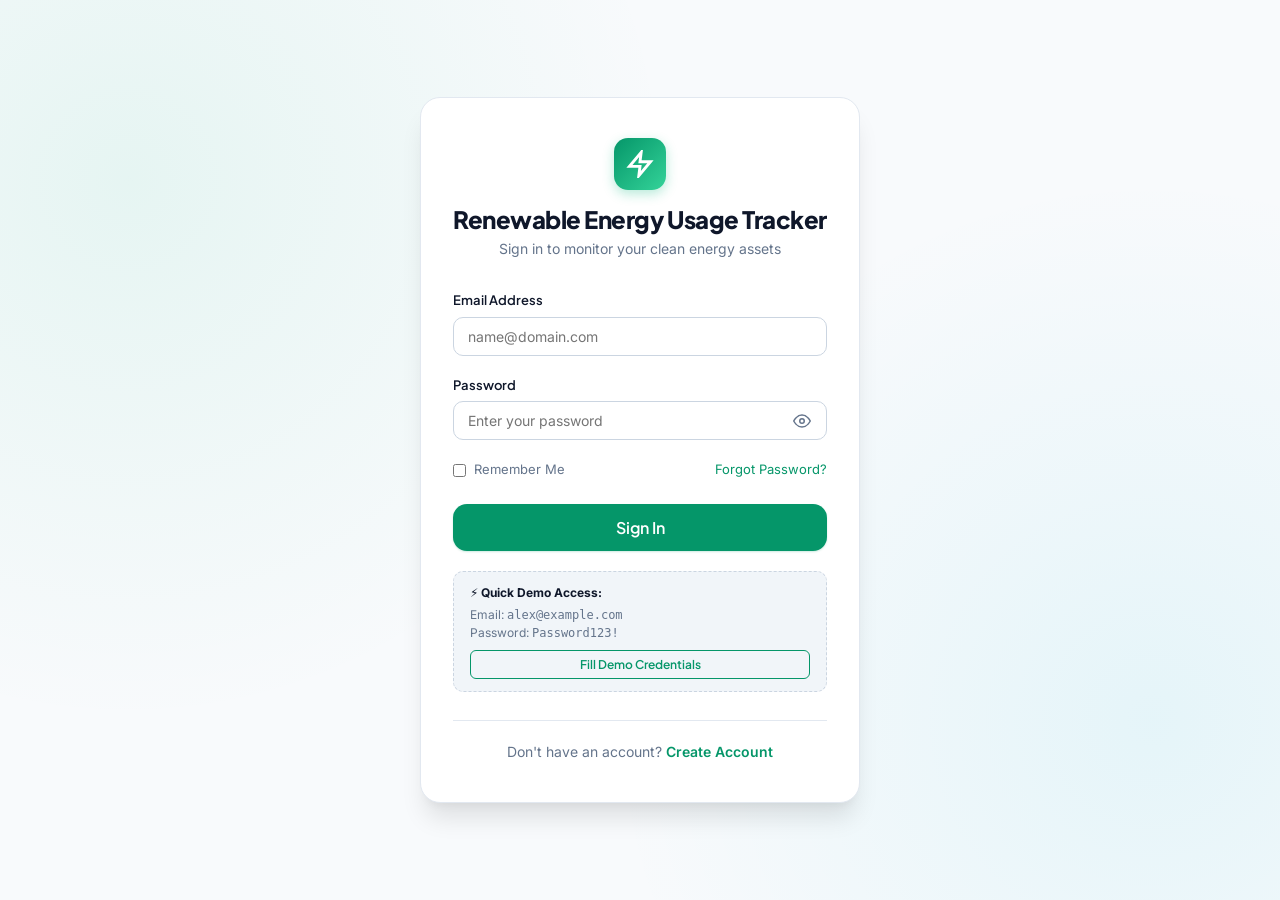
<file: frontend/profile.html>
<!DOCTYPE html>
<html lang="en">
<head>
  <meta charset="UTF-8">
  <meta name="viewport" content="width=device-width, initial-scale=1.0">
  <title>User Profile - Renewable Energy Usage Tracker</title>
  <link rel="stylesheet" href="css/style.css">
  <link rel="stylesheet" href="css/dashboard.css">
  <link rel="stylesheet" href="css/responsive.css">
</head>
<body>
  <div id="sidebar-backdrop" class="sidebar-backdrop"></div>

  <div class="app-layout">
    <!-- Sidebar -->
    <aside class="sidebar">
      <div class="sidebar-header">
        <div class="sidebar-logo-icon">
          <svg width="22" height="22" viewBox="0 0 24 24" fill="none" stroke="currentColor" stroke-width="2.5"><path d="M13 2L3 14h9l-1 8 10-12h-9l1-8z"></path></svg>
        </div>
        <div>
          <div class="sidebar-brand-title">Renewable Energy Usage Tracker</div>
          <div class="sidebar-brand-subtitle">Clean Energy Platform</div>
        </div>
      </div>

      <nav class="sidebar-nav">
        <div class="nav-section-title">Overview</div>
        <a href="dashboard.html" class="nav-link">
          <svg viewBox="0 0 24 24" fill="none" stroke="currentColor" stroke-width="2"><rect x="3" y="3" width="7" height="7"></rect><rect x="14" y="3" width="7" height="7"></rect><rect x="14" y="14" width="7" height="7"></rect><rect x="3" y="14" width="7" height="7"></rect></svg>
          Dashboard
        </a>
        <a href="records.html" class="nav-link">
          <svg viewBox="0 0 24 24" fill="none" stroke="currentColor" stroke-width="2"><line x1="8" y1="6" x2="21" y2="6"></line><line x1="8" y1="12" x2="21" y2="12"></line><line x1="8" y1="18" x2="21" y2="18"></line><line x1="3" y1="6" x2="3.01" y2="6"></line><line x1="3" y1="12" x2="3.01" y2="12"></line><line x1="3" y1="18" x2="3.01" y2="18"></line></svg>
          Energy Records
        </a>
        <a href="add-energy.html" class="nav-link">
          <svg viewBox="0 0 24 24" fill="none" stroke="currentColor" stroke-width="2"><circle cx="12" cy="12" r="10"></circle><line x1="12" y1="8" x2="12" y2="16"></line><line x1="8" y1="12" x2="16" y2="12"></line></svg>
          Add Energy Data
        </a>

        <div class="nav-section-title">Analysis & Insights</div>
        <a href="analytics.html" class="nav-link">
          <svg viewBox="0 0 24 24" fill="none" stroke="currentColor" stroke-width="2"><polyline points="22 12 18 12 15 21 9 3 6 12 2 12"></polyline></svg>
          Analytics & Trends
        </a>
        <a href="sources.html" class="nav-link">
          <svg viewBox="0 0 24 24" fill="none" stroke="currentColor" stroke-width="2"><circle cx="12" cy="12" r="5"></circle><line x1="12" y1="1" x2="12" y2="3"></line><line x1="12" y1="21" x2="12" y2="23"></line><line x1="4.22" y1="4.22" x2="5.64" y2="5.64"></line><line x1="18.36" y1="18.36" x2="19.78" y2="19.78"></line><line x1="1" y1="12" x2="3" y2="12"></line><line x1="21" y1="12" x2="23" y2="12"></line></svg>
          Renewable Sources
        </a>
        <a href="goals.html" class="nav-link">
          <svg viewBox="0 0 24 24" fill="none" stroke="currentColor" stroke-width="2"><circle cx="12" cy="12" r="10"></circle><circle cx="12" cy="12" r="6"></circle><circle cx="12" cy="12" r="2"></circle></svg>
          Goals
        </a>
        <a href="environmental.html" class="nav-link">
          <svg viewBox="0 0 24 24" fill="none" stroke="currentColor" stroke-width="2"><path d="M11 20A7 7 0 0 1 9.8 6.1C15.5 5 17 4.48 19 2c1 2 2 4.18 2 8 0 5.5-4.78 10-10 10Z"></path></svg>
          Environmental Impact
        </a>
        <a href="savings.html" class="nav-link">
          <svg viewBox="0 0 24 24" fill="none" stroke="currentColor" stroke-width="2"><line x1="12" y1="1" x2="12" y2="23"></line><path d="M17 5H9.5a3.5 3.5 0 0 0 0 7h5a3.5 3.5 0 0 1 0 7H6"></path></svg>
          Savings
        </a>
        <a href="insights.html" class="nav-link">
          <svg viewBox="0 0 24 24" fill="none" stroke="currentColor" stroke-width="2"><polygon points="13 2 3 14 12 14 11 22 21 10 12 10 13 2"></polygon></svg>
          Smart Insights
        </a>

        <div class="nav-section-title">Account</div>
        <a href="profile.html" class="nav-link active">
          <svg viewBox="0 0 24 24" fill="none" stroke="currentColor" stroke-width="2"><path d="M20 21v-2a4 4 0 0 0-4-4H8a4 4 0 0 0-4 4v2"></path><circle cx="12" cy="7" r="4"></circle></svg>
          Profile
        </a>
        <a href="settings.html" class="nav-link">
          <svg viewBox="0 0 24 24" fill="none" stroke="currentColor" stroke-width="2"><circle cx="12" cy="12" r="3"></circle><path d="M19.4 15a1.65 1.65 0 0 0 .33 1.82l.06.06a2 2 0 0 1 0 2.83 2 2 0 0 1-2.83 0l-.06-.06a1.65 1.65 0 0 0-1.82-.33 1.65 1.65 0 0 0-1 1.51V21a2 2 0 0 1-2 2 2 2 0 0 1-2-2v-.09A1.65 1.65 0 0 0 9 19.4a1.65 1.65 0 0 0-1.82.33l-.06.06a2 2 0 0 1-2.83 0 2 2 0 0 1 0-2.83l.06-.06a1.65 1.65 0 0 0 .33-1.82 1.65 1.65 0 0 0-1.51-1H3a2 2 0 0 1-2-2 2 2 0 0 1 2-2h.09A1.65 1.65 0 0 0 4.6 9a1.65 1.65 0 0 0-.33-1.82l-.06-.06a2 2 0 0 1 0-2.83 2 2 0 0 1 2.83 0l.06.06a1.65 1.65 0 0 0 1.82.33H9a1.65 1.65 0 0 0 1-1.51V3a2 2 0 0 1 2-2 2 2 0 0 1 2 2v.09a1.65 1.65 0 0 0 1 1.51 1.65 1.65 0 0 0 1.82-.33l.06-.06a2 2 0 0 1 2.83 0 2 2 0 0 1 0 2.83l-.06.06a1.65 1.65 0 0 0-.33 1.82V9a1.65 1.65 0 0 0 1.51 1H21a2 2 0 0 1 2 2 2 2 0 0 1-2 2h-.09a1.65 1.65 0 0 0-1.51 1z"></path></svg>
          Settings
        </a>
      </nav>

      <div class="sidebar-footer">
        <button class="btn btn-secondary btn-sm" style="width: 100%; justify-content: flex-start;" onclick="Auth.logout()">
          <svg width="16" height="16" viewBox="0 0 24 24" fill="none" stroke="currentColor" stroke-width="2"><path d="M9 21H5a2 2 0 0 1-2-2V5a2 2 0 0 1 2-2h4"></path><polyline points="16 17 21 12 16 7"></polyline><line x1="21" y1="12" x2="9" y2="12"></line></svg>
          Logout
        </button>
      </div>
    </aside>

    <!-- Main Content -->
    <main class="main-wrapper">
      <header class="topbar">
        <div class="topbar-left">
          <button id="mobile-menu-btn" class="mobile-menu-toggle" aria-label="Toggle Navigation">
            <svg width="22" height="22" viewBox="0 0 24 24" fill="none" stroke="currentColor" stroke-width="2"><line x1="3" y1="12" x2="21" y2="12"></line><line x1="3" y1="6" x2="21" y2="6"></line><line x1="3" y1="18" x2="21" y2="18"></line></svg>
          </button>
          <span style="font-weight: 700; font-size: 1.125rem;">Account Profile</span>
        </div>

        <div class="topbar-right">
          <button id="theme-toggle-btn" class="theme-toggle-btn" onclick="UI.toggleTheme()" title="Toggle Theme"></button>
          <div class="user-profile-badge">
            <div id="topbar-user-avatar" class="user-avatar">U</div>
            <span id="topbar-user-name" class="user-name-text">Alex Green</span>
          </div>
        </div>
      </header>

      <div class="content-body">
        <div class="page-header">
          <div>
            <h1 class="page-title">User Profile</h1>
            <p class="page-subtitle">Manage personal account credentials and security settings</p>
          </div>
        </div>

        <div style="display: grid; grid-template-columns: 1fr 2fr; gap: 2rem; align-items: start;">
          <!-- Profile Card Summary -->
          <div class="card" style="text-align: center; padding: 2rem 1.5rem;">
            <div id="profile-avatar-large" style="width: 72px; height: 72px; border-radius: 50%; background-color: var(--primary-600); color: #ffffff; display: flex; align-items: center; justify-content: center; font-size: 2rem; font-weight: 800; margin: 0 auto 1rem;">
              A
            </div>
            <h3 id="profile-header-name" style="font-size: 1.25rem; font-weight: 700; margin-bottom: 0.25rem;">Alex Green</h3>
            <p id="profile-header-email" class="text-sm text-muted" style="margin-bottom: 1.5rem;">alex@example.com</p>

            <div style="text-align: left; border-top: 1px solid var(--border-subtle); padding-top: 1.25rem; font-size: 0.8125rem;">
              <div class="text-muted">Member Since:</div>
              <div id="profile-created" class="font-semibold" style="margin-bottom: 0.75rem;">August 2026</div>
              <div class="text-muted">Account Status:</div>
              <div><span class="badge badge-success">Active & Verified</span></div>
            </div>
          </div>

          <!-- Edit Profile Form -->
          <div class="card">
            <div class="card-header">
              <h3 class="card-title">Edit Profile Information</h3>
            </div>
            <div class="card-body">
              <form onsubmit="handleUpdateProfile(event)">
                <div class="form-group">
                  <label class="form-label" for="profile-name">Full Name</label>
                  <input type="text" id="profile-name" class="form-control" required>
                </div>

                <div class="form-group">
                  <label class="form-label" for="profile-email">Email Address</label>
                  <input type="email" id="profile-email" class="form-control" disabled style="background-color: var(--bg-surface-subtle); cursor: not-allowed;">
                  <span class="form-hint">Email address cannot be modified directly.</span>
                </div>

                <div style="border-top: 1px solid var(--border-subtle); margin: 1.5rem 0; padding-top: 1.5rem;">
                  <h4 style="font-size: 0.9375rem; font-weight: 700; margin-bottom: 1rem;">Change Password (Optional)</h4>

                  <div class="form-group">
                    <label class="form-label" for="profile-current-pass">Current Password</label>
                    <input type="password" id="profile-current-pass" class="form-control" placeholder="Enter current password to verify">
                  </div>

                  <div class="form-group">
                    <label class="form-label" for="profile-new-pass">New Password</label>
                    <input type="password" id="profile-new-pass" class="form-control" placeholder="Enter new password (min 6 characters)">
                  </div>
                </div>

                <div style="display: flex; justify-content: flex-end;">
                  <button type="submit" class="btn btn-primary">Save Profile Changes</button>
                </div>
              </form>
            </div>
          </div>
        </div>

      </div>
    </main>
  </div>

  <script src="js/config.js"></script>
  <script src="js/demo-data.js"></script>
  <script src="js/api.js"></script>
  <script src="js/ui.js"></script>
  <script src="js/auth.js"></script>
  <script src="js/profile.js"></script>
</body>
</html>
</file>
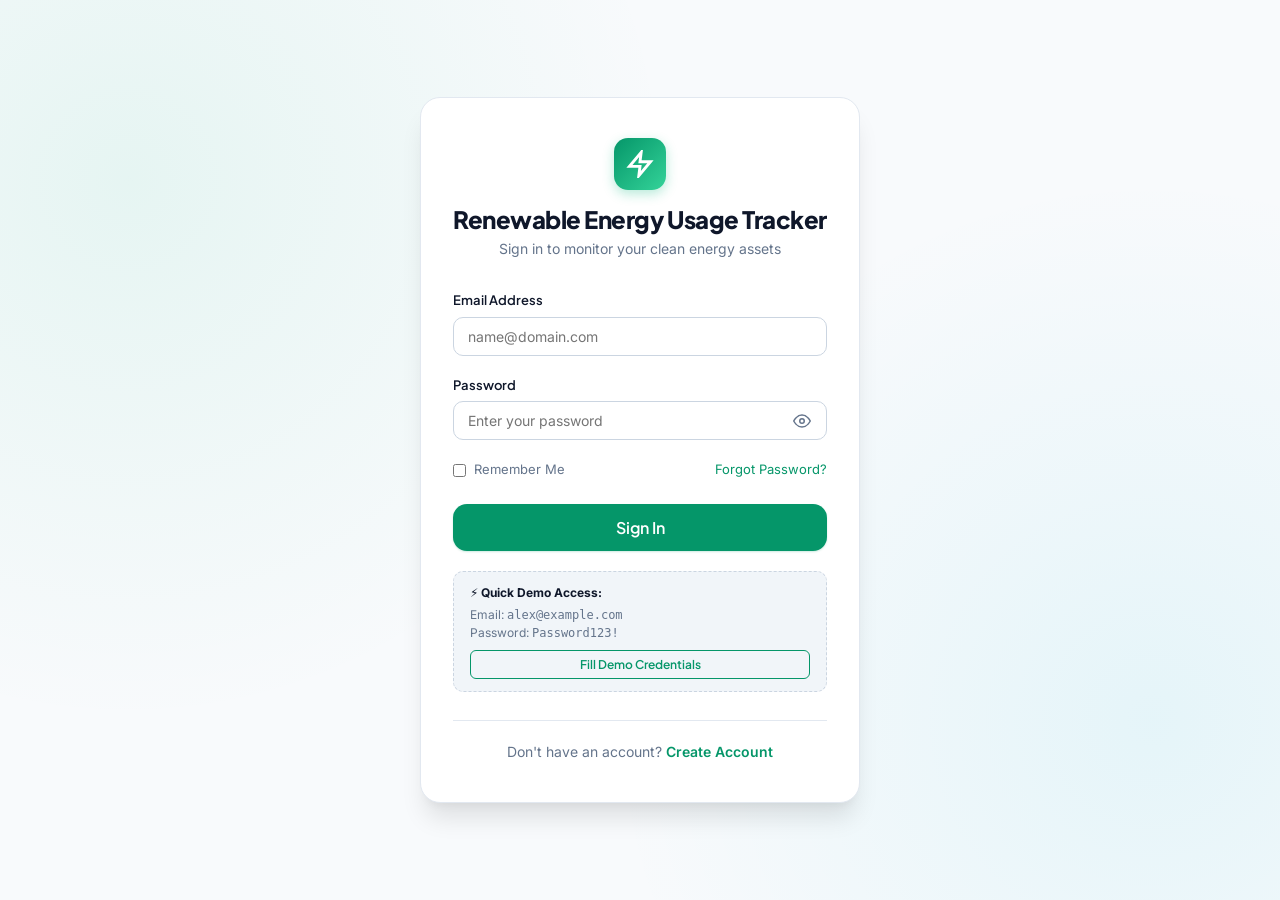
<file: frontend/records.html>
<!DOCTYPE html>
<html lang="en">
<head>
  <meta charset="UTF-8">
  <meta name="viewport" content="width=device-width, initial-scale=1.0">
  <title>Energy Records - Renewable Energy Usage Tracker</title>
  <link rel="stylesheet" href="css/style.css">
  <link rel="stylesheet" href="css/dashboard.css">
  <link rel="stylesheet" href="css/responsive.css">
</head>
<body>
  <div id="sidebar-backdrop" class="sidebar-backdrop"></div>

  <div class="app-layout">
    <!-- Sidebar -->
    <aside class="sidebar">
      <div class="sidebar-header">
        <div class="sidebar-logo-icon">
          <svg width="22" height="22" viewBox="0 0 24 24" fill="none" stroke="currentColor" stroke-width="2.5"><path d="M13 2L3 14h9l-1 8 10-12h-9l1-8z"></path></svg>
        </div>
        <div>
          <div class="sidebar-brand-title">Renewable Energy Usage Tracker</div>
          <div class="sidebar-brand-subtitle">Clean Energy Platform</div>
        </div>
      </div>

      <nav class="sidebar-nav">
        <div class="nav-section-title">Overview</div>
        <a href="dashboard.html" class="nav-link">
          <svg viewBox="0 0 24 24" fill="none" stroke="currentColor" stroke-width="2"><rect x="3" y="3" width="7" height="7"></rect><rect x="14" y="3" width="7" height="7"></rect><rect x="14" y="14" width="7" height="7"></rect><rect x="3" y="14" width="7" height="7"></rect></svg>
          Dashboard
        </a>
        <a href="records.html" class="nav-link active">
          <svg viewBox="0 0 24 24" fill="none" stroke="currentColor" stroke-width="2"><line x1="8" y1="6" x2="21" y2="6"></line><line x1="8" y1="12" x2="21" y2="12"></line><line x1="8" y1="18" x2="21" y2="18"></line><line x1="3" y1="6" x2="3.01" y2="6"></line><line x1="3" y1="12" x2="3.01" y2="12"></line><line x1="3" y1="18" x2="3.01" y2="18"></line></svg>
          Energy Records
        </a>
        <a href="add-energy.html" class="nav-link">
          <svg viewBox="0 0 24 24" fill="none" stroke="currentColor" stroke-width="2"><circle cx="12" cy="12" r="10"></circle><line x1="12" y1="8" x2="12" y2="16"></line><line x1="8" y1="12" x2="16" y2="12"></line></svg>
          Add Energy Data
        </a>

        <div class="nav-section-title">Analysis & Insights</div>
        <a href="analytics.html" class="nav-link">
          <svg viewBox="0 0 24 24" fill="none" stroke="currentColor" stroke-width="2"><polyline points="22 12 18 12 15 21 9 3 6 12 2 12"></polyline></svg>
          Analytics & Trends
        </a>
        <a href="sources.html" class="nav-link">
          <svg viewBox="0 0 24 24" fill="none" stroke="currentColor" stroke-width="2"><circle cx="12" cy="12" r="5"></circle><line x1="12" y1="1" x2="12" y2="3"></line><line x1="12" y1="21" x2="12" y2="23"></line><line x1="4.22" y1="4.22" x2="5.64" y2="5.64"></line><line x1="18.36" y1="18.36" x2="19.78" y2="19.78"></line><line x1="1" y1="12" x2="3" y2="12"></line><line x1="21" y1="12" x2="23" y2="12"></line></svg>
          Renewable Sources
        </a>
        <a href="goals.html" class="nav-link">
          <svg viewBox="0 0 24 24" fill="none" stroke="currentColor" stroke-width="2"><circle cx="12" cy="12" r="10"></circle><circle cx="12" cy="12" r="6"></circle><circle cx="12" cy="12" r="2"></circle></svg>
          Goals
        </a>
        <a href="environmental.html" class="nav-link">
          <svg viewBox="0 0 24 24" fill="none" stroke="currentColor" stroke-width="2"><path d="M11 20A7 7 0 0 1 9.8 6.1C15.5 5 17 4.48 19 2c1 2 2 4.18 2 8 0 5.5-4.78 10-10 10Z"></path></svg>
          Environmental Impact
        </a>
        <a href="savings.html" class="nav-link">
          <svg viewBox="0 0 24 24" fill="none" stroke="currentColor" stroke-width="2"><line x1="12" y1="1" x2="12" y2="23"></line><path d="M17 5H9.5a3.5 3.5 0 0 0 0 7h5a3.5 3.5 0 0 1 0 7H6"></path></svg>
          Savings
        </a>
        <a href="insights.html" class="nav-link">
          <svg viewBox="0 0 24 24" fill="none" stroke="currentColor" stroke-width="2"><polygon points="13 2 3 14 12 14 11 22 21 10 12 10 13 2"></polygon></svg>
          Smart Insights
        </a>

        <div class="nav-section-title">Account</div>
        <a href="profile.html" class="nav-link">
          <svg viewBox="0 0 24 24" fill="none" stroke="currentColor" stroke-width="2"><path d="M20 21v-2a4 4 0 0 0-4-4H8a4 4 0 0 0-4 4v2"></path><circle cx="12" cy="7" r="4"></circle></svg>
          Profile
        </a>
        <a href="settings.html" class="nav-link">
          <svg viewBox="0 0 24 24" fill="none" stroke="currentColor" stroke-width="2"><circle cx="12" cy="12" r="3"></circle><path d="M19.4 15a1.65 1.65 0 0 0 .33 1.82l.06.06a2 2 0 0 1 0 2.83 2 2 0 0 1-2.83 0l-.06-.06a1.65 1.65 0 0 0-1.82-.33 1.65 1.65 0 0 0-1 1.51V21a2 2 0 0 1-2 2 2 2 0 0 1-2-2v-.09A1.65 1.65 0 0 0 9 19.4a1.65 1.65 0 0 0-1.82.33l-.06.06a2 2 0 0 1-2.83 0 2 2 0 0 1 0-2.83l.06-.06a1.65 1.65 0 0 0 .33-1.82 1.65 1.65 0 0 0-1.51-1H3a2 2 0 0 1-2-2 2 2 0 0 1 2-2h.09A1.65 1.65 0 0 0 4.6 9a1.65 1.65 0 0 0-.33-1.82l-.06-.06a2 2 0 0 1 0-2.83 2 2 0 0 1 2.83 0l.06.06a1.65 1.65 0 0 0 1.82.33H9a1.65 1.65 0 0 0 1-1.51V3a2 2 0 0 1 2-2 2 2 0 0 1 2 2v.09a1.65 1.65 0 0 0 1 1.51 1.65 1.65 0 0 0 1.82-.33l.06-.06a2 2 0 0 1 2.83 0 2 2 0 0 1 0 2.83l-.06.06a1.65 1.65 0 0 0-.33 1.82V9a1.65 1.65 0 0 0 1.51 1H21a2 2 0 0 1 2 2 2 2 0 0 1-2 2h-.09a1.65 1.65 0 0 0-1.51 1z"></path></svg>
          Settings
        </a>
      </nav>

      <div class="sidebar-footer">
        <button class="btn btn-secondary btn-sm" style="width: 100%; justify-content: flex-start;" onclick="Auth.logout()">
          <svg width="16" height="16" viewBox="0 0 24 24" fill="none" stroke="currentColor" stroke-width="2"><path d="M9 21H5a2 2 0 0 1-2-2V5a2 2 0 0 1 2-2h4"></path><polyline points="16 17 21 12 16 7"></polyline><line x1="21" y1="12" x2="9" y2="12"></line></svg>
          Logout
        </button>
      </div>
    </aside>

    <!-- Main Content -->
    <main class="main-wrapper">
      <header class="topbar">
        <div class="topbar-left">
          <button id="mobile-menu-btn" class="mobile-menu-toggle" aria-label="Toggle Navigation">
            <svg width="22" height="22" viewBox="0 0 24 24" fill="none" stroke="currentColor" stroke-width="2"><line x1="3" y1="12" x2="21" y2="12"></line><line x1="3" y1="6" x2="21" y2="6"></line><line x1="3" y1="18" x2="21" y2="18"></line></svg>
          </button>
          <span style="font-weight: 700; font-size: 1.125rem;">Energy Records Master</span>
        </div>

        <div class="topbar-right">
          <button id="theme-toggle-btn" class="theme-toggle-btn" onclick="UI.toggleTheme()" title="Toggle Theme"></button>
          <div class="user-profile-badge">
            <div id="topbar-user-avatar" class="user-avatar">U</div>
            <span id="topbar-user-name" class="user-name-text">Alex Green</span>
          </div>
        </div>
      </header>

      <div class="content-body">
        <div class="page-header">
          <div>
            <h1 class="page-title">Energy Records</h1>
            <p class="page-subtitle">Every individual entry is preserved independently. View, filter, edit, or export records.</p>
          </div>
          <div class="page-actions">
            <button class="btn btn-secondary" onclick="exportRecordsCSV()">
              <svg width="18" height="18" viewBox="0 0 24 24" fill="none" stroke="currentColor" stroke-width="2"><path d="M21 15v4a2 2 0 0 1-2 2H5a2 2 0 0 1-2-2v-4"></path><polyline points="7 10 12 15 17 10"></polyline><line x1="12" y1="15" x2="12" y2="3"></line></svg>
              Export CSV
            </button>
            <a href="add-energy.html" class="btn btn-primary">
              <svg width="18" height="18" viewBox="0 0 24 24" fill="none" stroke="currentColor" stroke-width="2"><line x1="12" y1="5" x2="12" y2="19"></line><line x1="5" y1="12" x2="19" y2="12"></line></svg>
              Add Energy Data
            </a>
          </div>
        </div>

        <!-- Filter & Search Toolbar -->
        <div class="toolbar">
          <div class="toolbar-group">
            <!-- Source Filter -->
            <select id="filter-source" class="form-select" style="width: auto;">
              <option value="">All Sources</option>
              <option value="Solar">Solar</option>
              <option value="Wind">Wind</option>
              <option value="Hydro">Hydro</option>
              <option value="Biomass">Biomass</option>
              <option value="Geothermal">Geothermal</option>
              <option value="Other Renewable">Other Renewable</option>
            </select>

            <!-- Time Preset Filter -->
            <select id="filter-time" class="form-select" style="width: auto;">
              <option value="">All Time</option>
              <option value="today">Today</option>
              <option value="yesterday">Yesterday</option>
              <option value="this_week">This Week</option>
              <option value="this_month">This Month</option>
              <option value="this_year">This Year</option>
              <option value="custom">Custom Date Range</option>
            </select>

            <!-- Custom Date Range Fields (hidden by default) -->
            <div id="custom-date-range-fields" style="display: none; align-items: center; gap: 0.5rem;">
              <input type="date" id="filter-start-date" class="form-control" style="width: auto;" title="Start Date">
              <span class="text-muted">to</span>
              <input type="date" id="filter-end-date" class="form-control" style="width: auto;" title="End Date">
            </div>
          </div>

          <div class="toolbar-group">
            <!-- Search notes & source -->
            <div class="search-wrap">
              <span class="search-icon">
                <svg width="16" height="16" viewBox="0 0 24 24" fill="none" stroke="currentColor" stroke-width="2"><circle cx="11" cy="11" r="8"></circle><line x1="21" y1="21" x2="16.65" y2="16.65"></line></svg>
              </span>
              <input type="text" id="filter-search" class="form-control" placeholder="Search source or notes...">
            </div>
          </div>
        </div>

        <!-- Calculated Summary of Filtered Data -->
        <div style="background-color: var(--bg-surface); border: 1px solid var(--border-subtle); border-radius: var(--radius-lg); padding: 1rem 1.5rem; margin-bottom: 1.5rem; display: flex; align-items: center; justify-content: space-between; flex-wrap: wrap; gap: 1rem;">
          <div style="display: flex; align-items: center; gap: 0.5rem;">
            <span class="badge badge-neutral" id="summary-record-count">0 Records</span>
            <span class="text-xs text-muted">(Aggregation calculated across filtered set)</span>
          </div>
          <div style="display: flex; gap: 1.5rem; flex-wrap: wrap; font-size: 0.8125rem;">
            <div><span class="text-muted">Total Generated:</span> <strong id="summary-total-gen" class="text-primary">0.0 kWh</strong></div>
            <div><span class="text-muted">Total Consumed:</span> <strong id="summary-total-ren">0.0 kWh</strong></div>
            <div><span class="text-muted">Surplus Generated:</span> <strong id="summary-total-surplus" class="text-primary">+0.0 kWh</strong></div>
            <div><span class="text-muted">CO2 Avoided:</span> <strong id="summary-total-co2">0.0 kg</strong></div>
            <div><span class="text-muted">Est. Savings:</span> <strong id="summary-total-savings">₹0.00</strong></div>
          </div>
        </div>

        <!-- Daily Automatic Generation History (Expandable) -->
        <div class="card" style="margin-bottom: 1.5rem;" id="auto-history-card">
          <div class="card-header" style="cursor: pointer; user-select: none;" onclick="toggleAutoGenerationHistory()">
            <div style="display: flex; align-items: center; justify-content: space-between; width: 100%;">
              <div style="display: flex; align-items: center; gap: 0.75rem;">
                <div style="width: 32px; height: 32px; background: rgba(16, 185, 129, 0.15); color: #10b981; border-radius: var(--radius-md); display: flex; align-items: center; justify-content: center;">
                  <svg width="18" height="18" viewBox="0 0 24 24" fill="none" stroke="currentColor" stroke-width="2.5"><polygon points="13 2 3 14 12 14 11 22 21 10 12 10 13 2"></polygon></svg>
                </div>
                <div>
                  <h3 class="card-title" style="margin: 0; font-size: 1rem;">Daily Automatic Generation History</h3>
                  <p class="text-xs text-muted" style="margin: 0;">View daily generation log from configured source start date through today</p>
                </div>
              </div>
              <div style="display: flex; align-items: center; gap: 0.75rem;">
                <button id="btn-toggle-auto-history" class="btn btn-secondary btn-sm" type="button" onclick="event.stopPropagation(); toggleAutoGenerationHistory();">
                  <svg id="icon-toggle-history" width="16" height="16" viewBox="0 0 24 24" fill="none" stroke="currentColor" stroke-width="2"><polyline points="6 9 12 15 18 9"></polyline></svg>
                  <span id="text-toggle-history">View Automatic Generation History</span>
                </button>
              </div>
            </div>
          </div>
          <div id="auto-history-collapse" style="display: none; border-top: 1px solid var(--border-subtle); padding: 1.25rem;">
            <div style="display: flex; justify-content: space-between; align-items: center; margin-bottom: 1rem; flex-wrap: wrap; gap: 0.75rem;">
              <div style="display: flex; align-items: center; gap: 0.5rem;">
                <label for="auto-history-source-filter" class="text-xs font-semibold text-muted" style="margin: 0;">Source:</label>
                <select id="auto-history-source-filter" class="form-select" style="width: auto; padding: 0.3rem 0.75rem; font-size: 0.8125rem;" onchange="loadAutoGenerationHistory()">
                  <option value="">All Configured Sources</option>
                  <option value="Solar">Solar</option>
                  <option value="Wind">Wind</option>
                  <option value="Hydro">Hydro</option>
                  <option value="Biomass">Biomass</option>
                  <option value="Geothermal">Geothermal</option>
                  <option value="Other Renewable">Other Renewable</option>
                </select>
              </div>
              <div class="text-xs text-muted" id="auto-history-count-badge">
                Daily automatic generation & manual weather overrides
              </div>
            </div>
            <div class="table-responsive" style="max-height: 380px; overflow-y: auto;">
              <table class="data-table">
                <thead>
                  <tr>
                    <th>Date</th>
                    <th>Renewable Source</th>
                    <th>Generated Energy (kWh)</th>
                    <th>Status</th>
                  </tr>
                </thead>
                <tbody id="auto-history-tbody">
                  <tr><td colspan="4" class="text-center text-muted" style="padding: 2rem;">Loading daily automatic generation history...</td></tr>
                </tbody>
              </table>
            </div>
          </div>
        </div>

        <!-- Main Records Table Card -->
        <div class="card">
          <div class="card-body" style="padding: 0;">
            <div class="table-responsive">
              <table class="data-table">
                <thead>
                  <tr>
                    <th>ID</th>
                    <th>Date</th>
                    <th>Source</th>
                    <th>Mode</th>
                    <th>Generated (kWh)</th>
                    <th>Renewable Consumed</th>
                    <th>Storage Used</th>
                    <th>Surplus</th>
                    <th>Grid Consumed</th>
                    <th>Renewable %</th>
                    <th>Est. Savings</th>
                    <th>Actions</th>
                  </tr>
                </thead>
                <tbody id="records-tbody">
                  <tr><td colspan="12" class="text-center text-muted" style="padding: 2.5rem;">Loading energy records...</td></tr>
                </tbody>
              </table>
            </div>
          </div>
          <div class="pagination-wrap" id="records-pagination"></div>
        </div>
      </div>
    </main>
  </div>

  <!-- View Record Modal -->
  <div id="view-record-modal" class="modal-backdrop">
    <div class="modal-card">
      <div class="modal-header">
        <h3 class="modal-title">Record Details (<span id="view-id">#</span>)</h3>
        <button class="btn btn-sm btn-secondary" onclick="UI.closeModal('view-record-modal')">&times;</button>
      </div>
      <div class="modal-body" style="display: grid; grid-template-columns: 1fr 1fr; gap: 1rem;">
        <div><div class="text-xs text-muted">Date</div><strong id="view-date">-</strong></div>
        <div><div class="text-xs text-muted">Renewable Source</div><strong id="view-source">-</strong></div>
        <div><div class="text-xs text-muted">Generation Mode</div><strong id="view-mode">-</strong></div>
        <div><div class="text-xs text-muted">Energy Generated</div><strong id="view-gen" class="text-primary">-</strong></div>
        <div><div class="text-xs text-muted">Automatic Expected</div><strong id="view-auto-gen">-</strong></div>
        <div><div class="text-xs text-muted">Override Value</div><strong id="view-override-gen">-</strong></div>
        <div><div class="text-xs text-muted">Renewable Consumed</div><strong id="view-ren-con">-</strong></div>
        <div><div class="text-xs text-muted">Storage Dispatched</div><strong id="view-stor-used">-</strong></div>
        <div><div class="text-xs text-muted">Daily Surplus Stored</div><strong id="view-surplus" class="text-primary">-</strong></div>
        <div><div class="text-xs text-muted">Ending Storage Balance</div><strong id="view-storage-bal">-</strong></div>
        <div><div class="text-xs text-muted">Grid Consumed</div><strong id="view-grid-con">-</strong></div>
        <div><div class="text-xs text-muted">Total Consumed</div><strong id="view-tot-con">-</strong></div>
        <div><div class="text-xs text-muted">Renewable Share</div><strong id="view-pct">-</strong></div>
        <div><div class="text-xs text-muted">Applied Tariff</div><strong id="view-tariff">-</strong></div>
        <div><div class="text-xs text-muted">Estimated CO2 Avoided</div><strong id="view-co2">-</strong></div>
        <div><div class="text-xs text-muted">Estimated Cost Savings</div><strong id="view-savings">-</strong></div>
        <div style="grid-column: 1 / -1;"><div class="text-xs text-muted">Notes / Telemetry</div><p id="view-notes" style="font-size: 0.875rem; margin-top: 0.25rem;">-</p></div>
      </div>
      <div class="modal-footer">
        <button class="btn btn-secondary" onclick="UI.closeModal('view-record-modal')">Close</button>
      </div>
    </div>
  </div>

  <!-- Edit Record Modal -->
  <div id="edit-record-modal" class="modal-backdrop">
    <div class="modal-card">
      <form onsubmit="saveEditedRecord(event)">
        <input type="hidden" id="edit-record-id">
        <div class="modal-header">
          <h3 class="modal-title">Edit Energy Record</h3>
          <button type="button" class="btn btn-sm btn-secondary" onclick="UI.closeModal('edit-record-modal')">&times;</button>
        </div>
        <div class="modal-body">
          <div class="form-group">
            <label class="form-label" for="edit-date">Date</label>
            <input type="date" id="edit-date" class="form-control" required>
          </div>
          <div class="form-group">
            <label class="form-label" for="edit-source">Renewable Source</label>
            <select id="edit-source" class="form-select" required>
              <option value="Solar">Solar</option>
              <option value="Wind">Wind</option>
              <option value="Hydro">Hydro</option>
              <option value="Biomass">Biomass</option>
              <option value="Geothermal">Geothermal</option>
              <option value="Other Renewable">Other Renewable</option>
            </select>
          </div>
          <div style="display: grid; grid-template-columns: 1fr 1fr; gap: 1rem;">
            <div class="form-group">
              <label class="form-label" for="edit-gen">Generated (kWh)</label>
              <input type="number" step="0.01" id="edit-gen" class="form-control" required min="0">
            </div>
            <div class="form-group">
              <label class="form-label" for="edit-ren-con">Renewable Consumed (kWh)</label>
              <input type="number" step="0.01" id="edit-ren-con" class="form-control" required min="0">
            </div>
          </div>
          <div style="display: grid; grid-template-columns: 1fr 1fr 1fr; gap: 1rem;">
            <div class="form-group">
              <label class="form-label" for="edit-storage-used">Storage Used (kWh)</label>
              <input type="number" step="0.01" id="edit-storage-used" class="form-control" min="0" value="0">
            </div>
            <div class="form-group">
              <label class="form-label" for="edit-grid-con">Grid Consumed (kWh)</label>
              <input type="number" step="0.01" id="edit-grid-con" class="form-control" required min="0">
            </div>
            <div class="form-group">
              <label class="form-label" for="edit-tariff">Tariff (<span class="currency-sym-label">₹</span>/kWh)</label>
              <input type="number" step="0.0001" id="edit-tariff" class="form-control" required min="0">
            </div>
          </div>
          <div class="form-group">
            <label class="form-label" for="edit-notes">Notes</label>
            <textarea id="edit-notes" class="form-textarea" placeholder="Optional notes..."></textarea>
          </div>
        </div>
        <div class="modal-footer">
          <button type="button" class="btn btn-secondary" onclick="UI.closeModal('edit-record-modal')">Cancel</button>
          <button type="submit" class="btn btn-primary">Save Changes</button>
        </div>
      </form>
    </div>
  </div>

  <!-- Delete Confirm Modal -->
  <div id="delete-confirm-modal" class="modal-backdrop">
    <div class="modal-card" style="max-width: 420px;">
      <div class="modal-header">
        <h3 class="modal-title" style="color: var(--danger-text);">Confirm Deletion</h3>
        <button class="btn btn-sm btn-secondary" onclick="UI.closeModal('delete-confirm-modal')">&times;</button>
      </div>
      <div class="modal-body">
        <p class="text-sm text-muted">Are you sure you want to delete this energy record? This action will permanently remove the record from the database.</p>
      </div>
      <div class="modal-footer">
        <button class="btn btn-secondary" onclick="UI.closeModal('delete-confirm-modal')">Cancel</button>
        <button class="btn btn-danger" onclick="executeDeleteRecord()">Delete Record</button>
      </div>
    </div>
  </div>

  <script src="js/config.js"></script>
  <script src="js/demo-data.js"></script>
  <script src="js/api.js"></script>
  <script src="js/ui.js"></script>
  <script src="js/auth.js"></script>
  <script src="js/records.js"></script>
</body>
</html>
</file>
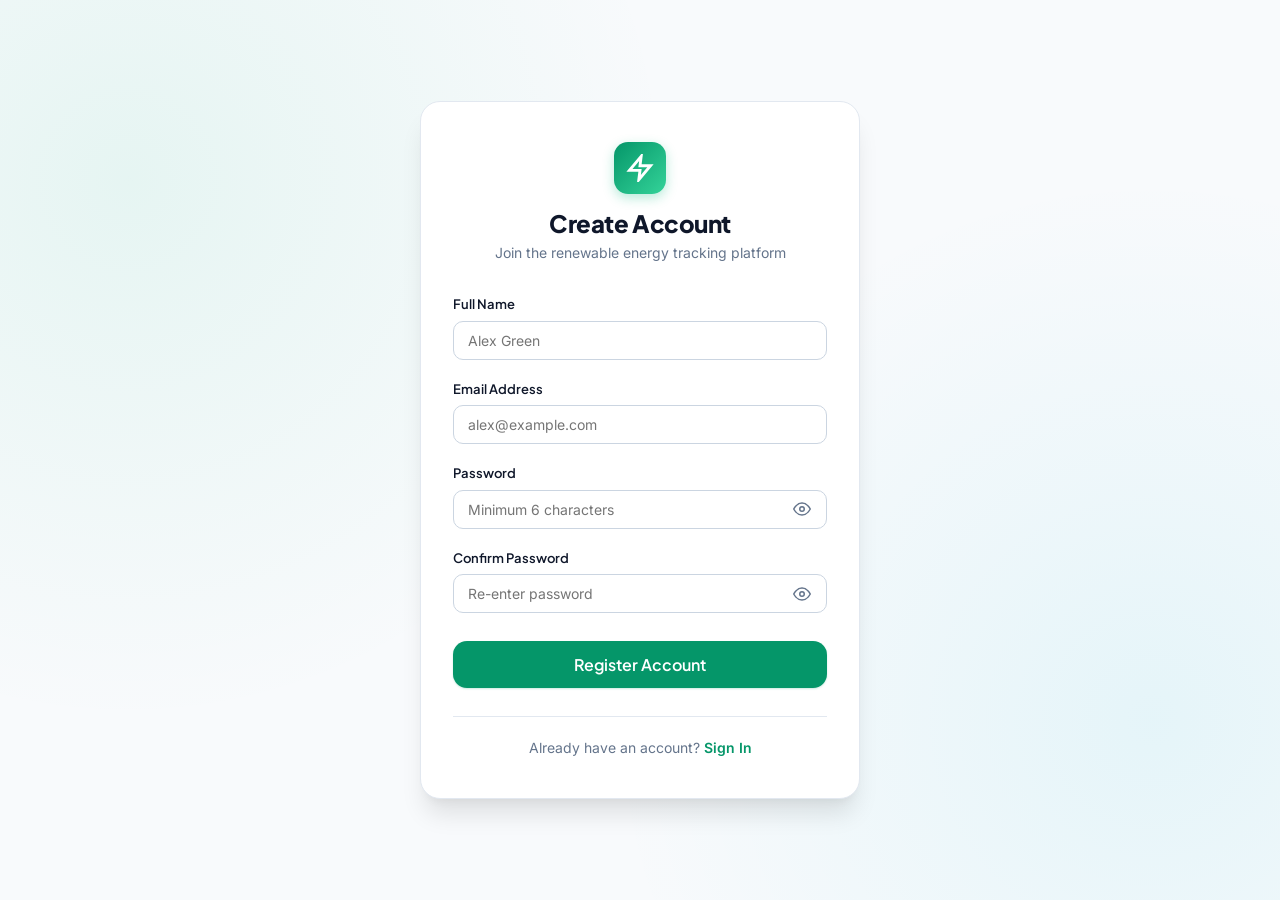
<file: frontend/register.html>
<!DOCTYPE html>
<html lang="en">
<head>
  <meta charset="UTF-8">
  <meta name="viewport" content="width=device-width, initial-scale=1.0">
  <title>Register - Renewable Energy Usage Tracker</title>
  <link rel="stylesheet" href="css/style.css">
  <link rel="stylesheet" href="css/auth.css">
  <link rel="stylesheet" href="css/responsive.css">
</head>
<body>
  <div class="auth-wrapper">
    <div class="auth-container">
      <div class="auth-brand">
        <div class="brand-icon-box">
          <svg width="28" height="28" viewBox="0 0 24 24" fill="none" stroke="currentColor" stroke-width="2.5">
            <path d="M13 2L3 14h9l-1 8 10-12h-9l1-8z"></path>
          </svg>
        </div>
        <h1 class="auth-title">Create Account</h1>
        <p class="auth-subtitle">Join the renewable energy tracking platform</p>
      </div>

      <form id="register-form" onsubmit="handleRegisterSubmit(event)">
        <div class="form-group">
          <label class="form-label" for="reg-name">Full Name</label>
          <input type="text" id="reg-name" class="form-control" placeholder="Alex Green" required autocomplete="name">
        </div>

        <div class="form-group">
          <label class="form-label" for="reg-email">Email Address</label>
          <input type="email" id="reg-email" class="form-control" placeholder="alex@example.com" required autocomplete="email">
        </div>

        <div class="form-group">
          <label class="form-label" for="reg-password">Password</label>
          <div class="password-input-wrap">
            <input type="password" id="reg-password" class="form-control" placeholder="Minimum 6 characters" required autocomplete="new-password">
            <button type="button" class="password-toggle-btn" onclick="Auth.togglePasswordVisibility('reg-password', this)">
              <svg width="18" height="18" viewBox="0 0 24 24" fill="none" stroke="currentColor" stroke-width="2"><path d="M1 12s4-8 11-8 11 8 11 8-4 8-11 8-11-8-11-8z"></path><circle cx="12" cy="12" r="3"></circle></svg>
            </button>
          </div>
        </div>

        <div class="form-group">
          <label class="form-label" for="reg-confirm-password">Confirm Password</label>
          <div class="password-input-wrap">
            <input type="password" id="reg-confirm-password" class="form-control" placeholder="Re-enter password" required autocomplete="new-password">
            <button type="button" class="password-toggle-btn" onclick="Auth.togglePasswordVisibility('reg-confirm-password', this)">
              <svg width="18" height="18" viewBox="0 0 24 24" fill="none" stroke="currentColor" stroke-width="2"><path d="M1 12s4-8 11-8 11 8 11 8-4 8-11 8-11-8-11-8z"></path><circle cx="12" cy="12" r="3"></circle></svg>
            </button>
          </div>
        </div>

        <button type="submit" id="reg-btn" class="btn btn-primary btn-lg" style="width: 100%; margin-top: 0.5rem;">Register Account</button>
      </form>

      <div class="auth-footer">
        Already have an account? <a href="login.html" class="font-semibold text-primary">Sign In</a>
      </div>
    </div>
  </div>

  <script src="js/config.js"></script>
  <script src="js/demo-data.js"></script>
  <script src="js/api.js"></script>
  <script src="js/ui.js"></script>
  <script src="js/auth.js"></script>
  <script>
    async function handleRegisterSubmit(e) {
      e.preventDefault();
      const name = document.getElementById('reg-name').value.trim();
      const email = document.getElementById('reg-email').value.trim();
      const pass = document.getElementById('reg-password').value;
      const confirmPass = document.getElementById('reg-confirm-password').value;

      const btn = document.getElementById('reg-btn');
      btn.disabled = true;
      btn.textContent = 'Creating account...';

      try {
        await Auth.register(name, email, pass, confirmPass);
      } finally {
        btn.disabled = false;
        btn.textContent = 'Register Account';
      }
    }
  </script>
</body>
</html>
</file>
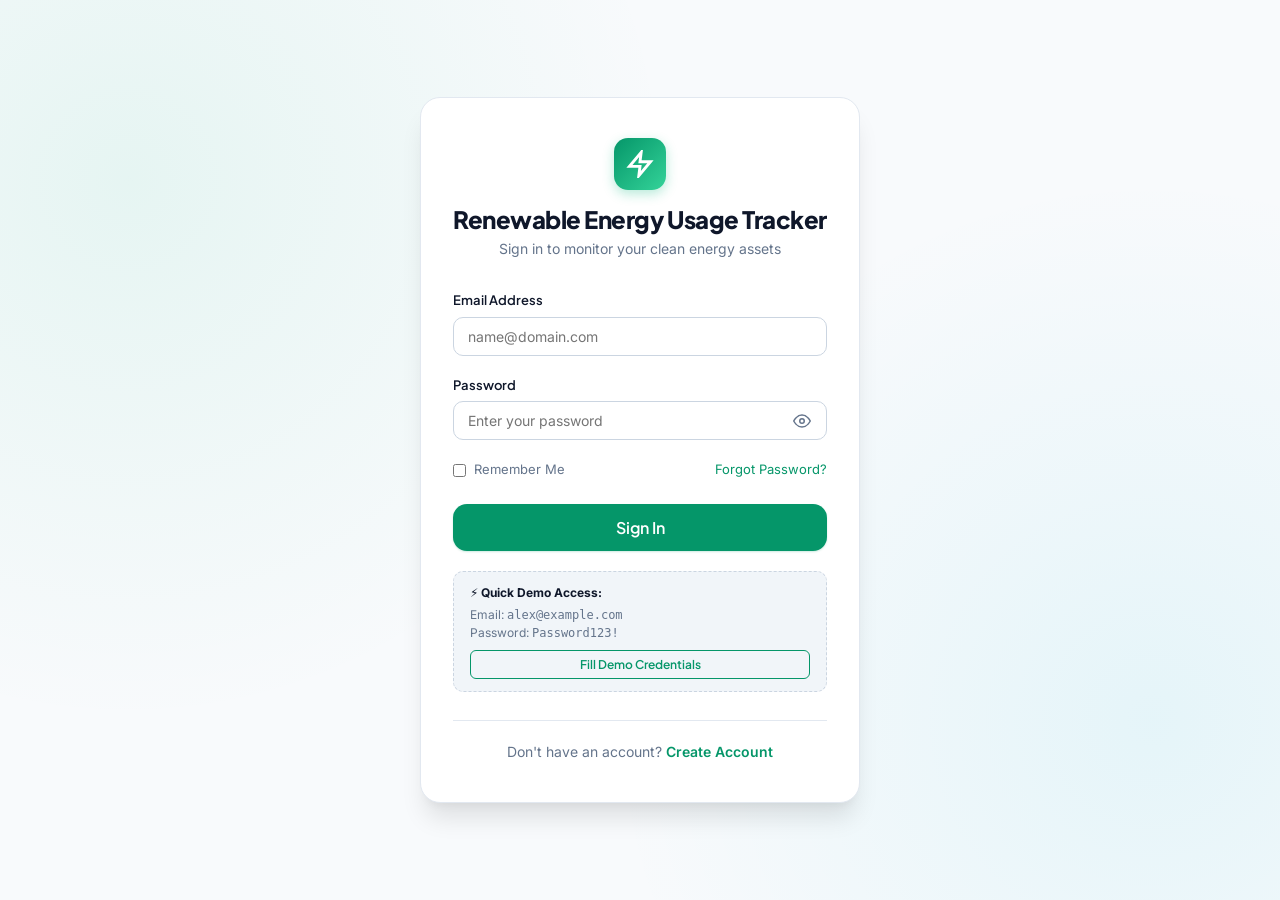
<file: frontend/settings.html>
<!DOCTYPE html>
<html lang="en">
<head>
  <meta charset="UTF-8">
  <meta name="viewport" content="width=device-width, initial-scale=1.0">
  <title>Settings & Preferences - Renewable Energy Usage Tracker</title>
  <link rel="stylesheet" href="css/style.css">
  <link rel="stylesheet" href="css/dashboard.css">
  <link rel="stylesheet" href="css/responsive.css">
</head>
<body>
  <div id="sidebar-backdrop" class="sidebar-backdrop"></div>

  <div class="app-layout">
    <!-- Sidebar -->
    <aside class="sidebar">
      <div class="sidebar-header">
        <div class="sidebar-logo-icon">
          <svg width="22" height="22" viewBox="0 0 24 24" fill="none" stroke="currentColor" stroke-width="2.5"><path d="M13 2L3 14h9l-1 8 10-12h-9l1-8z"></path></svg>
        </div>
        <div>
          <div class="sidebar-brand-title">Renewable Energy Usage Tracker</div>
          <div class="sidebar-brand-subtitle">Clean Energy Platform</div>
        </div>
      </div>

      <nav class="sidebar-nav">
        <div class="nav-section-title">Overview</div>
        <a href="dashboard.html" class="nav-link">
          <svg viewBox="0 0 24 24" fill="none" stroke="currentColor" stroke-width="2"><rect x="3" y="3" width="7" height="7"></rect><rect x="14" y="3" width="7" height="7"></rect><rect x="14" y="14" width="7" height="7"></rect><rect x="3" y="14" width="7" height="7"></rect></svg>
          Dashboard
        </a>
        <a href="records.html" class="nav-link">
          <svg viewBox="0 0 24 24" fill="none" stroke="currentColor" stroke-width="2"><line x1="8" y1="6" x2="21" y2="6"></line><line x1="8" y1="12" x2="21" y2="12"></line><line x1="8" y1="18" x2="21" y2="18"></line><line x1="3" y1="6" x2="3.01" y2="6"></line><line x1="3" y1="12" x2="3.01" y2="12"></line><line x1="3" y1="18" x2="3.01" y2="18"></line></svg>
          Energy Records
        </a>
        <a href="add-energy.html" class="nav-link">
          <svg viewBox="0 0 24 24" fill="none" stroke="currentColor" stroke-width="2"><circle cx="12" cy="12" r="10"></circle><line x1="12" y1="8" x2="12" y2="16"></line><line x1="8" y1="12" x2="16" y2="12"></line></svg>
          Add Energy Data
        </a>

        <div class="nav-section-title">Analysis & Insights</div>
        <a href="analytics.html" class="nav-link">
          <svg viewBox="0 0 24 24" fill="none" stroke="currentColor" stroke-width="2"><polyline points="22 12 18 12 15 21 9 3 6 12 2 12"></polyline></svg>
          Analytics & Trends
        </a>
        <a href="sources.html" class="nav-link">
          <svg viewBox="0 0 24 24" fill="none" stroke="currentColor" stroke-width="2"><circle cx="12" cy="12" r="5"></circle><line x1="12" y1="1" x2="12" y2="3"></line><line x1="12" y1="21" x2="12" y2="23"></line><line x1="4.22" y1="4.22" x2="5.64" y2="5.64"></line><line x1="18.36" y1="18.36" x2="19.78" y2="19.78"></line><line x1="1" y1="12" x2="3" y2="12"></line><line x1="21" y1="12" x2="23" y2="12"></line></svg>
          Renewable Sources
        </a>
        <a href="goals.html" class="nav-link">
          <svg viewBox="0 0 24 24" fill="none" stroke="currentColor" stroke-width="2"><circle cx="12" cy="12" r="10"></circle><circle cx="12" cy="12" r="6"></circle><circle cx="12" cy="12" r="2"></circle></svg>
          Goals
        </a>
        <a href="environmental.html" class="nav-link">
          <svg viewBox="0 0 24 24" fill="none" stroke="currentColor" stroke-width="2"><path d="M11 20A7 7 0 0 1 9.8 6.1C15.5 5 17 4.48 19 2c1 2 2 4.18 2 8 0 5.5-4.78 10-10 10Z"></path></svg>
          Environmental Impact
        </a>
        <a href="savings.html" class="nav-link">
          <svg viewBox="0 0 24 24" fill="none" stroke="currentColor" stroke-width="2"><line x1="12" y1="1" x2="12" y2="23"></line><path d="M17 5H9.5a3.5 3.5 0 0 0 0 7h5a3.5 3.5 0 0 1 0 7H6"></path></svg>
          Savings
        </a>
        <a href="insights.html" class="nav-link">
          <svg viewBox="0 0 24 24" fill="none" stroke="currentColor" stroke-width="2"><polygon points="13 2 3 14 12 14 11 22 21 10 12 10 13 2"></polygon></svg>
          Smart Insights
        </a>

        <div class="nav-section-title">Account</div>
        <a href="profile.html" class="nav-link">
          <svg viewBox="0 0 24 24" fill="none" stroke="currentColor" stroke-width="2"><path d="M20 21v-2a4 4 0 0 0-4-4H8a4 4 0 0 0-4 4v2"></path><circle cx="12" cy="7" r="4"></circle></svg>
          Profile
        </a>
        <a href="settings.html" class="nav-link active">
          <svg viewBox="0 0 24 24" fill="none" stroke="currentColor" stroke-width="2"><circle cx="12" cy="12" r="3"></circle><path d="M19.4 15a1.65 1.65 0 0 0 .33 1.82l.06.06a2 2 0 0 1 0 2.83 2 2 0 0 1-2.83 0l-.06-.06a1.65 1.65 0 0 0-1.82-.33 1.65 1.65 0 0 0-1 1.51V21a2 2 0 0 1-2 2 2 2 0 0 1-2-2v-.09A1.65 1.65 0 0 0 9 19.4a1.65 1.65 0 0 0-1.82.33l-.06.06a2 2 0 0 1-2.83 0 2 2 0 0 1 0-2.83l.06-.06a1.65 1.65 0 0 0 .33-1.82 1.65 1.65 0 0 0-1.51-1H3a2 2 0 0 1-2-2 2 2 0 0 1 2-2h.09A1.65 1.65 0 0 0 4.6 9a1.65 1.65 0 0 0-.33-1.82l-.06-.06a2 2 0 0 1 0-2.83 2 2 0 0 1 2.83 0l.06.06a1.65 1.65 0 0 0 1.82.33H9a1.65 1.65 0 0 0 1-1.51V3a2 2 0 0 1 2-2 2 2 0 0 1 2 2v.09a1.65 1.65 0 0 0 1 1.51 1.65 1.65 0 0 0 1.82-.33l.06-.06a2 2 0 0 1 2.83 0 2 2 0 0 1 0 2.83l-.06.06a1.65 1.65 0 0 0-.33 1.82V9a1.65 1.65 0 0 0 1.51 1H21a2 2 0 0 1 2 2 2 2 0 0 1-2 2h-.09a1.65 1.65 0 0 0-1.51 1z"></path></svg>
          Settings
        </a>
      </nav>

      <div class="sidebar-footer">
        <button class="btn btn-secondary btn-sm" style="width: 100%; justify-content: flex-start;" onclick="Auth.logout()">
          <svg width="16" height="16" viewBox="0 0 24 24" fill="none" stroke="currentColor" stroke-width="2"><path d="M9 21H5a2 2 0 0 1-2-2V5a2 2 0 0 1 2-2h4"></path><polyline points="16 17 21 12 16 7"></polyline><line x1="21" y1="12" x2="9" y2="12"></line></svg>
          Logout
        </button>
      </div>
    </aside>

    <!-- Main Content -->
    <main class="main-wrapper">
      <header class="topbar">
        <div class="topbar-left">
          <button id="mobile-menu-btn" class="mobile-menu-toggle" aria-label="Toggle Navigation">
            <svg width="22" height="22" viewBox="0 0 24 24" fill="none" stroke="currentColor" stroke-width="2"><line x1="3" y1="12" x2="21" y2="12"></line><line x1="3" y1="6" x2="21" y2="6"></line><line x1="3" y1="18" x2="21" y2="18"></line></svg>
          </button>
          <span style="font-weight: 700; font-size: 1.125rem;">Application Settings</span>
        </div>

        <div class="topbar-right">
          <button id="theme-toggle-btn" class="theme-toggle-btn" onclick="UI.toggleTheme()" title="Toggle Theme"></button>
          <div class="user-profile-badge">
            <div id="topbar-user-avatar" class="user-avatar">U</div>
            <span id="topbar-user-name" class="user-name-text">Alex Green</span>
          </div>
        </div>
      </header>

      <div class="content-body">
        <div class="page-header">
          <div>
            <h1 class="page-title">Settings & System Preferences</h1>
            <p class="page-subtitle">Configure electricity tariff, currency units (INR, USD, EUR, GBP), CO2 emission factor, and system modes</p>
          </div>
        </div>

        <div class="card">
          <div class="card-header">
            <h3 class="card-title">Environmental & Financial Constants</h3>
          </div>
          <div class="card-body">
            <form id="settings-form" onsubmit="handleSaveSettings(event)">
              <div style="display: grid; grid-template-columns: 1fr 1fr; gap: 1.5rem;">
                <div class="form-group">
                  <label class="form-label" for="setting-currency-code">Currency Selection *</label>
                  <select id="setting-currency-code" class="form-select" onchange="handleCurrencyChange()">
                    <option value="INR">Indian Rupee (INR ₹)</option>
                    <option value="USD">US Dollar (USD $)</option>
                    <option value="EUR">Euro (EUR €)</option>
                    <option value="GBP">British Pound (GBP £)</option>
                  </select>
                  <span class="form-hint">Selected currency applies throughout the entire application.</span>
                </div>

                <div class="form-group">
                  <label class="form-label" for="setting-tariff">Grid Electricity Tariff (<span id="setting-tariff-currency-label">₹</span>/kWh) *</label>
                  <input type="number" step="0.0001" id="setting-tariff" class="form-control" required min="0">
                  <span class="form-hint">Utility rate per kWh of grid electricity displaced.</span>
                </div>
              </div>

              <div style="display: grid; grid-template-columns: 1fr 1fr; gap: 1.5rem;">
                <div class="form-group">
                  <label class="form-label" for="setting-factor">Grid CO2 Emission Factor (kg CO2/kWh) *</label>
                  <input type="number" step="0.0001" id="setting-factor" class="form-control" required min="0">
                  <span class="form-hint">Default standard is 0.82 kg CO2 per kWh.</span>
                </div>

                <div class="form-group">
                  <label class="form-label" for="setting-unit">Energy Display Unit</label>
                  <select id="setting-unit" class="form-select">
                    <option value="kWh">kWh (Kilowatt-hour)</option>
                    <option value="MWh">MWh (Megawatt-hour)</option>
                  </select>
                </div>
              </div>

              <div style="display: grid; grid-template-columns: 1fr 1fr; gap: 1.5rem;">
                <div class="form-group">
                  <label class="form-label" for="setting-theme">Theme Mode</label>
                  <select id="setting-theme" class="form-select">
                    <option value="light">Light Mode</option>
                    <option value="dark">Dark Mode</option>
                  </select>
                </div>

                <div class="form-group" style="justify-content: center;">
                  <label class="checkbox-label" style="margin-top: 1.25rem;">
                    <input type="checkbox" id="setting-notifications">
                    <span class="form-label" style="margin: 0;">Enable Goal & Performance Notifications</span>
                  </label>
                </div>
              </div>

              <div style="display: flex; justify-content: flex-end; margin-top: 1.5rem; border-top: 1px solid var(--border-subtle); padding-top: 1.25rem;">
                <button type="submit" class="btn btn-primary">Save Application Preferences</button>
              </div>
            </form>
          </div>
        </div>

        <!-- Standalone Demo Mode Control Card -->
        <div class="card" style="border: 1px dashed var(--border-strong);">
          <div class="card-header">
            <h3 class="card-title">Demo Mode & Presentation Switcher</h3>
            <span class="badge badge-warning">College Demo Utility</span>
          </div>
          <div class="card-body">
            <p class="text-sm text-muted" style="margin-bottom: 1rem;">
              You can toggle between live MySQL/SQLite API communication and client-side offline mock simulation. In Demo Mode, automatic daily generation, weather overrides, and storage transactions are simulated locally in your browser.
            </p>
            <div style="display: flex; align-items: center; justify-content: space-between; flex-wrap: wrap; gap: 1rem;">
              <div>
                <div class="text-xs text-muted">Current System Mode:</div>
                <strong id="demo-mode-status-text" class="text-primary">Detecting...</strong>
              </div>
              <button class="btn btn-secondary" onclick="toggleDemoModeFromSettings()">Toggle Live API / Demo Mode</button>
            </div>
          </div>
        </div>

      </div>
    </main>
  </div>

  <script src="js/config.js"></script>
  <script src="js/demo-data.js"></script>
  <script src="js/api.js"></script>
  <script src="js/ui.js"></script>
  <script src="js/auth.js"></script>
  <script src="js/settings.js"></script>
</body>
</html>
</file>
<file: frontend/css/style.css>
/* ============================================================
   Renewable Energy Usage Tracker - Global Design System & Tokens
   ============================================================ */
@import url('https://fonts.googleapis.com/css2?family=Plus+Jakarta+Sans:wght@400;500;600;700;800&family=Inter:wght@300;400;500;600;700&display=swap');

:root {
  /* Color Palette - Eco Emerald & Clean Slate */
  --primary-50: #ecfdf5;
  --primary-100: #d1fae5;
  --primary-200: #a7f3d0;
  --primary-300: #6ee7b7;
  --primary-400: #34d399;
  --primary-500: #10b981;
  --primary-600: #059669;
  --primary-700: #047857;
  --primary-800: #065f46;
  --primary-900: #064e3b;

  --secondary-500: #0284c7;
  --solar-color: #f59e0b;
  --wind-color: #06b6d4;
  --hydro-color: #3b82f6;
  --biomass-color: #84cc16;
  --geothermal-color: #f97316;
  --other-color: #8b5cf6;

  /* Theme Tokens - Light Mode Default */
  --bg-app: #f8fafc;
  --bg-surface: #ffffff;
  --bg-surface-subtle: #f1f5f9;
  --bg-sidebar: #0f172a;
  --bg-sidebar-hover: #1e293b;
  --text-sidebar: #94a3b8;
  --text-sidebar-active: #ffffff;

  --border-subtle: #e2e8f0;
  --border-strong: #cbd5e1;

  --text-main: #0f172a;
  --text-muted: #64748b;
  --text-subtle: #94a3b8;

  --success-bg: #ecfdf5;
  --success-text: #047857;
  --warning-bg: #fffbeb;
  --warning-text: #b45309;
  --danger-bg: #fef2f2;
  --danger-text: #b91c1c;
  --info-bg: #f0f9ff;
  --info-text: #0369a1;

  --shadow-sm: 0 1px 2px 0 rgb(0 0 0 / 0.05);
  --shadow-md: 0 4px 6px -1px rgb(0 0 0 / 0.07), 0 2px 4px -2px rgb(0 0 0 / 0.05);
  --shadow-lg: 0 10px 15px -3px rgb(0 0 0 / 0.08), 0 4px 6px -4px rgb(0 0 0 / 0.04);
  --shadow-xl: 0 20px 25px -5px rgb(0 0 0 / 0.1), 0 8px 10px -6px rgb(0 0 0 / 0.05);

  --radius-sm: 6px;
  --radius-md: 10px;
  --radius-lg: 14px;
  --radius-xl: 20px;
  --radius-full: 9999px;

  --font-heading: 'Plus Jakarta Sans', system-ui, -apple-system, sans-serif;
  --font-body: 'Inter', system-ui, -apple-system, sans-serif;
  --transition-fast: 150ms cubic-bezier(0.4, 0, 0.2, 1);
  --transition-normal: 250ms cubic-bezier(0.4, 0, 0.2, 1);
}

[data-theme='dark'] {
  --bg-app: #090d16;
  --bg-surface: #111827;
  --bg-surface-subtle: #1f2937;
  --bg-sidebar: #0b0f19;
  --bg-sidebar-hover: #172033;
  --text-sidebar: #9ca3af;
  --text-sidebar-active: #f3f4f6;

  --border-subtle: #1f2937;
  --border-strong: #374151;

  --text-main: #f9fafb;
  --text-muted: #9ca3af;
  --text-subtle: #6b7280;

  --success-bg: rgba(16, 185, 129, 0.15);
  --success-text: #34d399;
  --warning-bg: rgba(245, 158, 11, 0.15);
  --warning-text: #fbbf24;
  --danger-bg: rgba(239, 68, 68, 0.15);
  --danger-text: #f87171;
  --info-bg: rgba(14, 165, 233, 0.15);
  --info-text: #38bdf8;

  --shadow-sm: 0 1px 2px 0 rgb(0 0 0 / 0.4);
  --shadow-md: 0 4px 6px -1px rgb(0 0 0 / 0.5);
  --shadow-lg: 0 10px 15px -3px rgb(0 0 0 / 0.6);
}

/* Reset & Base Setup */
*, *::before, *::after {
  box-sizing: border-box;
  margin: 0;
  padding: 0;
}

html {
  font-size: 16px;
  scroll-behavior: smooth;
}

body {
  font-family: var(--font-body);
  background-color: var(--bg-app);
  color: var(--text-main);
  line-height: 1.5;
  -webkit-font-smoothing: antialiased;
  -moz-osx-font-smoothing: grayscale;
  min-height: 100vh;
}

h1, h2, h3, h4, h5, h6 {
  font-family: var(--font-heading);
  font-weight: 700;
  line-height: 1.25;
  color: var(--text-main);
  letter-spacing: -0.02em;
}

a {
  color: var(--primary-600);
  text-decoration: none;
  transition: color var(--transition-fast);
}

a:hover {
  color: var(--primary-700);
}

/* Typography Utilities */
.text-xs { font-size: 0.75rem; }
.text-sm { font-size: 0.875rem; }
.text-base { font-size: 1rem; }
.text-lg { font-size: 1.125rem; }
.text-xl { font-size: 1.25rem; }
.text-2xl { font-size: 1.5rem; }
.text-3xl { font-size: 1.875rem; }
.font-semibold { font-weight: 600; }
.font-bold { font-weight: 700; }
.text-muted { color: var(--text-muted); }
.text-subtle { color: var(--text-subtle); }
.text-primary { color: var(--primary-600); }

/* Buttons */
.btn {
  display: inline-flex;
  align-items: center;
  justify-content: center;
  gap: 0.5rem;
  padding: 0.625rem 1.25rem;
  font-family: var(--font-heading);
  font-size: 0.875rem;
  font-weight: 600;
  border-radius: var(--radius-md);
  border: 1px solid transparent;
  cursor: pointer;
  transition: all var(--transition-fast);
  text-align: center;
  white-space: nowrap;
  user-select: none;
}

.btn:disabled {
  opacity: 0.6;
  cursor: not-allowed;
}

.btn-primary {
  background-color: var(--primary-600);
  color: #ffffff;
  box-shadow: 0 1px 2px rgba(5, 150, 105, 0.2);
}

.btn-primary:hover:not(:disabled) {
  background-color: var(--primary-700);
  box-shadow: 0 4px 6px -1px rgba(5, 150, 105, 0.3);
}

.btn-secondary {
  background-color: var(--bg-surface);
  color: var(--text-main);
  border-color: var(--border-strong);
}

.btn-secondary:hover:not(:disabled) {
  background-color: var(--bg-surface-subtle);
  border-color: var(--text-subtle);
}

.btn-outline {
  background: transparent;
  color: var(--primary-600);
  border-color: var(--primary-600);
}

.btn-outline:hover:not(:disabled) {
  background-color: var(--primary-50);
}

.btn-danger {
  background-color: var(--danger-text);
  color: #ffffff;
}

.btn-danger:hover:not(:disabled) {
  background-color: #991b1b;
}

.btn-sm {
  padding: 0.375rem 0.75rem;
  font-size: 0.75rem;
  border-radius: var(--radius-sm);
}

.btn-lg {
  padding: 0.75rem 1.5rem;
  font-size: 1rem;
  border-radius: var(--radius-lg);
}

/* Badges */
.badge {
  display: inline-flex;
  align-items: center;
  gap: 0.375rem;
  padding: 0.25rem 0.625rem;
  font-size: 0.75rem;
  font-weight: 600;
  border-radius: var(--radius-full);
}

.badge-solar { background-color: rgba(245, 158, 11, 0.15); color: #d97706; }
.badge-wind { background-color: rgba(6, 182, 212, 0.15); color: #0891b2; }
.badge-hydro { background-color: rgba(59, 130, 246, 0.15); color: #2563eb; }
.badge-biomass { background-color: rgba(132, 204, 22, 0.15); color: #65a30d; }
.badge-geothermal { background-color: rgba(249, 115, 22, 0.15); color: #ea580c; }
.badge-other { background-color: rgba(139, 92, 246, 0.15); color: #7c3aed; }
.badge-success { background-color: var(--success-bg); color: var(--success-text); }
.badge-warning { background-color: var(--warning-bg); color: var(--warning-text); }
.badge-danger { background-color: var(--danger-bg); color: var(--danger-text); }
.badge-neutral { background-color: var(--bg-surface-subtle); color: var(--text-muted); }

/* Form Controls */
.form-group {
  display: flex;
  flex-direction: column;
  gap: 0.375rem;
  margin-bottom: 1.25rem;
}

.form-label {
  font-family: var(--font-heading);
  font-size: 0.8125rem;
  font-weight: 600;
  color: var(--text-main);
}

.form-control, .form-select, .form-textarea {
  width: 100%;
  padding: 0.625rem 0.875rem;
  font-family: var(--font-body);
  font-size: 0.875rem;
  color: var(--text-main);
  background-color: var(--bg-surface);
  border: 1px solid var(--border-strong);
  border-radius: var(--radius-md);
  outline: none;
  transition: border-color var(--transition-fast), box-shadow var(--transition-fast);
}

.form-control:focus, .form-select:focus, .form-textarea:focus {
  border-color: var(--primary-500);
  box-shadow: 0 0 0 3px rgba(16, 185, 129, 0.15);
}

.form-textarea {
  min-height: 80px;
  resize: vertical;
}

.form-hint {
  font-size: 0.75rem;
  color: var(--text-muted);
}

/* Toast Notifications Container */
#toast-container {
  position: fixed;
  top: 1.5rem;
  right: 1.5rem;
  z-index: 9999;
  display: flex;
  flex-direction: column;
  gap: 0.75rem;
  pointer-events: none;
}

.toast {
  pointer-events: auto;
  min-width: 300px;
  max-width: 420px;
  background-color: var(--bg-surface);
  color: var(--text-main);
  padding: 1rem 1.25rem;
  border-radius: var(--radius-lg);
  border-left: 4px solid var(--primary-600);
  box-shadow: var(--shadow-xl);
  display: flex;
  align-items: flex-start;
  gap: 0.75rem;
  animation: toastIn 0.3s cubic-bezier(0.16, 1, 0.3, 1);
  transition: opacity 0.3s, transform 0.3s;
}

.toast.toast-error { border-left-color: var(--danger-text); }
.toast.toast-warning { border-left-color: var(--warning-text); }
.toast.toast-info { border-left-color: var(--secondary-500); }

.toast-content { flex: 1; }
.toast-title { font-weight: 600; font-size: 0.875rem; margin-bottom: 0.125rem; }
.toast-message { font-size: 0.8125rem; color: var(--text-muted); }
.toast-close { background: none; border: none; color: var(--text-subtle); cursor: pointer; padding: 0.25rem; }

@keyframes toastIn {
  from { opacity: 0; transform: translateY(-12px) scale(0.95); }
  to { opacity: 1; transform: translateY(0) scale(1); }
}

/* Modal Overlay & Card */
.modal-backdrop {
  position: fixed;
  inset: 0;
  background-color: rgba(15, 23, 42, 0.65);
  backdrop-filter: blur(4px);
  z-index: 999;
  display: flex;
  align-items: center;
  justify-content: center;
  padding: 1rem;
  opacity: 0;
  visibility: hidden;
  transition: opacity var(--transition-normal), visibility var(--transition-normal);
}

.modal-backdrop.active {
  opacity: 1;
  visibility: visible;
}

.modal-card {
  background-color: var(--bg-surface);
  border-radius: var(--radius-xl);
  border: 1px solid var(--border-subtle);
  box-shadow: var(--shadow-xl);
  width: 100%;
  max-width: 540px;
  max-height: 90vh;
  overflow-y: auto;
  transform: translateY(20px) scale(0.96);
  transition: transform var(--transition-normal);
}

.modal-backdrop.active .modal-card {
  transform: translateY(0) scale(1);
}

.modal-header {
  display: flex;
  align-items: center;
  justify-content: space-between;
  padding: 1.25rem 1.5rem;
  border-bottom: 1px solid var(--border-subtle);
}

.modal-body {
  padding: 1.5rem;
}

.modal-footer {
  display: flex;
  align-items: center;
  justify-content: flex-end;
  gap: 0.75rem;
  padding: 1.25rem 1.5rem;
  border-top: 1px solid var(--border-subtle);
  background-color: var(--bg-surface-subtle);
  border-bottom-left-radius: var(--radius-xl);
  border-bottom-right-radius: var(--radius-xl);
}

/* Demo Mode Global Indicator Bar */
.demo-banner {
  background: linear-gradient(90deg, #d97706, #f59e0b);
  color: #ffffff;
  padding: 0.375rem 1rem;
  font-size: 0.75rem;
  font-weight: 600;
  display: flex;
  align-items: center;
  justify-content: space-between;
  z-index: 10000;
}
</file>
<file: frontend/css/auth.css>
/* ============================================================
   Auth Screen Styling (Login & Registration)
   ============================================================ */
.auth-wrapper {
  min-height: 100vh;
  display: flex;
  align-items: center;
  justify-content: center;
  padding: 1.5rem;
  background: radial-gradient(circle at 10% 20%, rgba(16, 185, 129, 0.08) 0%, transparent 40%),
              radial-gradient(circle at 90% 80%, rgba(6, 182, 212, 0.08) 0%, transparent 40%),
              var(--bg-app);
}

.auth-container {
  width: 100%;
  max-width: 440px;
  background-color: var(--bg-surface);
  border-radius: var(--radius-xl);
  border: 1px solid var(--border-subtle);
  box-shadow: var(--shadow-xl);
  padding: 2.5rem 2rem;
  position: relative;
}

.auth-brand {
  display: flex;
  flex-direction: column;
  align-items: center;
  text-align: center;
  margin-bottom: 2rem;
}

.brand-icon-box {
  width: 52px;
  height: 52px;
  border-radius: var(--radius-lg);
  background: linear-gradient(135deg, var(--primary-600), var(--primary-400));
  display: flex;
  align-items: center;
  justify-content: center;
  color: #ffffff;
  margin-bottom: 0.875rem;
  box-shadow: 0 4px 12px rgba(16, 185, 129, 0.3);
}

.auth-title {
  font-size: 1.5rem;
  font-weight: 800;
  color: var(--text-main);
  margin-bottom: 0.25rem;
}

.auth-subtitle {
  font-size: 0.875rem;
  color: var(--text-muted);
}

.password-input-wrap {
  position: relative;
  display: flex;
  align-items: center;
}

.password-toggle-btn {
  position: absolute;
  right: 0.75rem;
  background: none;
  border: none;
  color: var(--text-muted);
  cursor: pointer;
  padding: 0.25rem;
  display: flex;
  align-items: center;
  justify-content: center;
  transition: color var(--transition-fast);
}

.password-toggle-btn:hover {
  color: var(--text-main);
}

.auth-options {
  display: flex;
  align-items: center;
  justify-content: space-between;
  margin-bottom: 1.5rem;
  font-size: 0.8125rem;
}

.checkbox-label {
  display: flex;
  align-items: center;
  gap: 0.5rem;
  cursor: pointer;
  user-select: none;
  color: var(--text-muted);
}

.auth-footer {
  margin-top: 1.75rem;
  text-align: center;
  font-size: 0.875rem;
  color: var(--text-muted);
  border-top: 1px solid var(--border-subtle);
  padding-top: 1.25rem;
}

.demo-credentials-box {
  margin-top: 1.25rem;
  padding: 0.75rem 1rem;
  background-color: var(--bg-surface-subtle);
  border: 1px dashed var(--border-strong);
  border-radius: var(--radius-md);
  font-size: 0.75rem;
  color: var(--text-muted);
}
</file>
<file: frontend/css/responsive.css>
/* ============================================================
   Responsive Design & Mobile Breakpoints CSS
   ============================================================ */

/* Tablet & Mobile Screens (<= 1024px) */
@media (max-width: 1024px) {
  .sidebar {
    transform: translateX(-100%);
    box-shadow: var(--shadow-xl);
  }

  .sidebar.mobile-open {
    transform: translateX(0);
  }

  .sidebar-backdrop {
    position: fixed;
    inset: 0;
    background-color: rgba(0, 0, 0, 0.5);
    z-index: 45;
    opacity: 0;
    visibility: hidden;
    transition: all var(--transition-normal);
  }

  .sidebar-backdrop.active {
    opacity: 1;
    visibility: visible;
  }

  .main-wrapper {
    margin-left: 0;
  }

  .mobile-menu-toggle {
    display: flex;
    align-items: center;
    justify-content: center;
  }

  .charts-grid {
    grid-template-columns: 1fr;
  }

  .topbar {
    padding: 0 1.25rem;
  }

  .content-body {
    padding: 1.25rem;
  }
}

/* Mobile Screens (<= 640px) */
@media (max-width: 640px) {
  .kpi-grid {
    grid-template-columns: 1fr;
  }

  .page-header {
    flex-direction: column;
    align-items: flex-start;
  }

  .page-actions {
    width: 100%;
  }

  .page-actions .btn {
    flex: 1;
  }

  .toolbar {
    flex-direction: column;
    align-items: stretch;
  }

  .toolbar-group {
    flex-direction: column;
    align-items: stretch;
    width: 100%;
  }

  .search-wrap {
    width: 100%;
  }

  .modal-card {
    margin: 0.5rem;
    max-height: 95vh;
  }

  .user-name-text {
    display: none;
  }

  .auth-container {
    padding: 2rem 1.25rem;
  }
}
</file>
<file: frontend/css/dashboard.css>
/* ============================================================
   Dashboard & Application Layout CSS
   ============================================================ */

.app-layout {
  display: flex;
  min-height: 100vh;
  background-color: var(--bg-app);
}

/* Sidebar Styles */
.sidebar {
  width: 260px;
  background-color: var(--bg-sidebar);
  color: var(--text-sidebar);
  display: flex;
  flex-direction: column;
  position: fixed;
  top: 0;
  bottom: 0;
  left: 0;
  z-index: 50;
  transition: transform var(--transition-normal);
  border-right: 1px solid rgba(255, 255, 255, 0.05);
}

.sidebar-header {
  padding: 1.5rem 1.25rem;
  display: flex;
  align-items: center;
  gap: 0.75rem;
  border-bottom: 1px solid rgba(255, 255, 255, 0.08);
}

.sidebar-logo-icon {
  width: 38px;
  height: 38px;
  border-radius: var(--radius-md);
  background: linear-gradient(135deg, var(--primary-500), var(--primary-700));
  display: flex;
  align-items: center;
  justify-content: center;
  color: #ffffff;
  font-weight: 800;
  font-size: 1.125rem;
}

.sidebar-brand-title {
  font-size: 1rem;
  font-weight: 700;
  color: #ffffff;
  letter-spacing: -0.01em;
}

.sidebar-brand-subtitle {
  font-size: 0.6875rem;
  color: #64748b;
  text-transform: uppercase;
  letter-spacing: 0.05em;
}

.sidebar-nav {
  flex: 1;
  padding: 1rem 0.75rem;
  overflow-y: auto;
  display: flex;
  flex-direction: column;
  gap: 0.25rem;
}

.nav-section-title {
  font-size: 0.6875rem;
  text-transform: uppercase;
  letter-spacing: 0.08em;
  color: #475569;
  font-weight: 700;
  padding: 0.75rem 0.75rem 0.25rem;
}

.nav-link {
  display: flex;
  align-items: center;
  gap: 0.75rem;
  padding: 0.625rem 0.875rem;
  border-radius: var(--radius-md);
  color: var(--text-sidebar);
  font-size: 0.875rem;
  font-weight: 500;
  transition: all var(--transition-fast);
}

.nav-link:hover {
  background-color: var(--bg-sidebar-hover);
  color: var(--text-sidebar-active);
}

.nav-link.active {
  background-color: var(--primary-600);
  color: #ffffff;
  font-weight: 600;
  box-shadow: 0 4px 12px rgba(5, 150, 105, 0.25);
}

.nav-link svg {
  width: 18px;
  height: 18px;
  flex-shrink: 0;
}

.sidebar-footer {
  padding: 1rem 0.75rem;
  border-top: 1px solid rgba(255, 255, 255, 0.08);
}

/* Main Content Area */
.main-wrapper {
  flex: 1;
  margin-left: 260px;
  display: flex;
  flex-direction: column;
  min-height: 100vh;
}

.topbar {
  height: 68px;
  background-color: var(--bg-surface);
  border-bottom: 1px solid var(--border-subtle);
  display: flex;
  align-items: center;
  justify-content: space-between;
  padding: 0 2rem;
  position: sticky;
  top: 0;
  z-index: 40;
}

.topbar-left {
  display: flex;
  align-items: center;
  gap: 1rem;
}

.mobile-menu-toggle {
  display: none;
  background: none;
  border: none;
  color: var(--text-main);
  cursor: pointer;
  padding: 0.5rem;
}

.topbar-right {
  display: flex;
  align-items: center;
  gap: 1rem;
}

.theme-toggle-btn {
  background: var(--bg-surface-subtle);
  border: 1px solid var(--border-subtle);
  border-radius: var(--radius-md);
  width: 38px;
  height: 38px;
  display: flex;
  align-items: center;
  justify-content: center;
  cursor: pointer;
  color: var(--text-muted);
  transition: all var(--transition-fast);
}

.theme-toggle-btn:hover {
  color: var(--text-main);
  background-color: var(--border-subtle);
}

.user-profile-badge {
  display: flex;
  align-items: center;
  gap: 0.625rem;
  padding: 0.375rem 0.75rem;
  background-color: var(--bg-surface-subtle);
  border-radius: var(--radius-full);
  border: 1px solid var(--border-subtle);
}

.user-avatar {
  width: 30px;
  height: 30px;
  border-radius: 50%;
  background-color: var(--primary-600);
  color: #ffffff;
  display: flex;
  align-items: center;
  justify-content: center;
  font-weight: 700;
  font-size: 0.8125rem;
}

.user-name-text {
  font-size: 0.8125rem;
  font-weight: 600;
  color: var(--text-main);
}

/* Page Content Body */
.content-body {
  padding: 2rem;
  flex: 1;
}

.page-header {
  display: flex;
  align-items: flex-start;
  justify-content: space-between;
  margin-bottom: 2rem;
  gap: 1rem;
  flex-wrap: wrap;
}

.page-title {
  font-size: 1.625rem;
  font-weight: 800;
  color: var(--text-main);
}

.page-subtitle {
  font-size: 0.875rem;
  color: var(--text-muted);
  margin-top: 0.25rem;
}

.page-actions {
  display: flex;
  align-items: center;
  gap: 0.75rem;
  flex-wrap: wrap;
}

/* KPI Cards Grid */
.kpi-grid {
  display: grid;
  grid-template-columns: repeat(auto-fit, minmax(220px, 1fr));
  gap: 1.25rem;
  margin-bottom: 2rem;
}

.kpi-card {
  background-color: var(--bg-surface);
  border-radius: var(--radius-lg);
  border: 1px solid var(--border-subtle);
  padding: 1.25rem;
  box-shadow: var(--shadow-sm);
  display: flex;
  flex-direction: column;
  justify-content: space-between;
  position: relative;
  overflow: hidden;
  transition: transform var(--transition-fast), box-shadow var(--transition-fast);
}

.kpi-card:hover {
  transform: translateY(-2px);
  box-shadow: var(--shadow-md);
}

.kpi-header {
  display: flex;
  align-items: center;
  justify-content: space-between;
  margin-bottom: 0.75rem;
}

.kpi-title {
  font-size: 0.8125rem;
  font-weight: 600;
  color: var(--text-muted);
  text-transform: uppercase;
  letter-spacing: 0.03em;
}

.kpi-icon-wrap {
  width: 36px;
  height: 36px;
  border-radius: var(--radius-md);
  display: flex;
  align-items: center;
  justify-content: center;
}

.kpi-value {
  font-family: var(--font-heading);
  font-size: 1.75rem;
  font-weight: 800;
  color: var(--text-main);
  line-height: 1.1;
  margin-bottom: 0.25rem;
}

.kpi-unit {
  font-size: 0.875rem;
  font-weight: 500;
  color: var(--text-muted);
  margin-left: 0.25rem;
}

.kpi-footer {
  font-size: 0.75rem;
  color: var(--text-muted);
  display: flex;
  align-items: center;
  gap: 0.375rem;
  margin-top: 0.5rem;
}

/* Color variations for KPI cards */
.kpi-emerald .kpi-icon-wrap { background-color: var(--primary-50); color: var(--primary-600); }
.kpi-amber .kpi-icon-wrap { background-color: #fef3c7; color: #d97706; }
.kpi-cyan .kpi-icon-wrap { background-color: #cffafe; color: #0891b2; }
.kpi-blue .kpi-icon-wrap { background-color: #dbeafe; color: #2563eb; }
.kpi-purple .kpi-icon-wrap { background-color: #ede9fe; color: #7c3aed; }
.kpi-rose .kpi-icon-wrap { background-color: #ffe4e6; color: #e11d48; }

/* Content Cards & Sections */
.card {
  background-color: var(--bg-surface);
  border-radius: var(--radius-lg);
  border: 1px solid var(--border-subtle);
  box-shadow: var(--shadow-sm);
  margin-bottom: 1.75rem;
  overflow: hidden;
}

.card-header {
  padding: 1.25rem 1.5rem;
  border-bottom: 1px solid var(--border-subtle);
  display: flex;
  align-items: center;
  justify-content: space-between;
}

.card-title {
  font-size: 1.125rem;
  font-weight: 700;
  color: var(--text-main);
}

.card-body {
  padding: 1.5rem;
}

/* Charts Grid */
.charts-grid {
  display: grid;
  grid-template-columns: repeat(auto-fit, minmax(400px, 1fr));
  gap: 1.5rem;
  margin-bottom: 1.75rem;
}

.chart-container {
  position: relative;
  height: 300px;
  width: 100%;
}

/* Data Tables */
.table-responsive {
  width: 100%;
  overflow-x: auto;
}

.data-table {
  width: 100%;
  border-collapse: collapse;
  text-align: left;
  font-size: 0.875rem;
}

.data-table th {
  background-color: var(--bg-surface-subtle);
  padding: 0.75rem 1rem;
  font-weight: 600;
  color: var(--text-muted);
  border-bottom: 1px solid var(--border-subtle);
  white-space: nowrap;
  font-family: var(--font-heading);
}

.data-table td {
  padding: 0.875rem 1rem;
  border-bottom: 1px solid var(--border-subtle);
  color: var(--text-main);
  white-space: nowrap;
}

.data-table tbody tr:hover {
  background-color: var(--bg-surface-subtle);
}

.table-actions {
  display: flex;
  align-items: center;
  gap: 0.375rem;
}

/* Filters Toolbar */
.toolbar {
  display: flex;
  align-items: center;
  justify-content: space-between;
  gap: 1rem;
  flex-wrap: wrap;
  margin-bottom: 1.25rem;
  background-color: var(--bg-surface);
  padding: 1rem 1.25rem;
  border-radius: var(--radius-lg);
  border: 1px solid var(--border-subtle);
}

.toolbar-group {
  display: flex;
  align-items: center;
  gap: 0.75rem;
  flex-wrap: wrap;
}

/* Search input wrap */
.search-wrap {
  position: relative;
  min-width: 220px;
}

.search-wrap input {
  padding-left: 2.25rem;
}

.search-icon {
  position: absolute;
  left: 0.75rem;
  top: 50%;
  transform: translateY(-50%);
  color: var(--text-muted);
  pointer-events: none;
}

/* Progress Meter */
.progress-bar-container {
  width: 100%;
  height: 8px;
  background-color: var(--bg-surface-subtle);
  border-radius: var(--radius-full);
  overflow: hidden;
  margin: 0.5rem 0;
}

.progress-bar-fill {
  height: 100%;
  background: linear-gradient(90deg, var(--primary-500), var(--primary-400));
  border-radius: var(--radius-full);
  transition: width 0.5s ease;
}

/* Insights Cards */
.insight-card {
  padding: 1.25rem;
  border-radius: var(--radius-lg);
  border: 1px solid var(--border-subtle);
  background-color: var(--bg-surface);
  margin-bottom: 1rem;
  display: flex;
  gap: 1rem;
  align-items: flex-start;
  transition: transform var(--transition-fast);
}

.insight-card:hover {
  transform: translateX(4px);
}

.insight-icon-box {
  width: 44px;
  height: 44px;
  border-radius: var(--radius-md);
  background-color: var(--primary-50);
  color: var(--primary-600);
  display: flex;
  align-items: center;
  justify-content: center;
  flex-shrink: 0;
}

.insight-title {
  font-size: 1rem;
  font-weight: 700;
  color: var(--text-main);
  margin-bottom: 0.25rem;
}

.insight-message {
  font-size: 0.875rem;
  color: var(--text-muted);
  line-height: 1.5;
}

/* Pagination bar */
.pagination-wrap {
  display: flex;
  align-items: center;
  justify-content: space-between;
  padding: 1rem 1.5rem;
  border-top: 1px solid var(--border-subtle);
}

/* Step badges & Section Header styling for Add Energy Portal */
.step-header {
  display: flex;
  align-items: center;
  gap: 0.75rem;
}

.step-badge {
  display: inline-flex;
  align-items: center;
  justify-content: center;
  width: 28px;
  height: 28px;
  border-radius: var(--radius-full);
  background: var(--primary-500);
  color: #ffffff;
  font-weight: 800;
  font-size: 0.8125rem;
  flex-shrink: 0;
}

.step-badge.warning {
  background: #f59e0b;
}

.step-badge.info {
  background: #0284c7;
}

.telemetry-banner {
  background: linear-gradient(135deg, rgba(16, 185, 129, 0.08), rgba(2, 132, 199, 0.05));
  border: 1px solid rgba(16, 185, 129, 0.25);
  border-radius: var(--radius-lg);
  padding: 1rem 1.25rem;
  margin-bottom: 1rem;
}

.gen-comparison-grid {
  display: grid;
  grid-template-columns: 1fr 1fr 1fr;
  gap: 0.75rem;
  background: var(--bg-surface-subtle);
  border: 1px solid var(--border-subtle);
  border-radius: var(--radius-md);
  padding: 0.875rem 1rem;
  margin-top: 0.75rem;
}

.comparison-box {
  text-align: center;
}

.comparison-box .comp-label {
  font-size: 0.6875rem;
  text-transform: uppercase;
  letter-spacing: 0.05em;
  color: var(--text-muted);
  font-weight: 600;
}

.comparison-box .comp-val {
  font-size: 1.125rem;
  font-weight: 700;
  color: var(--text-main);
  margin-top: 0.15rem;
}

.comparison-box.highlight .comp-val {
  color: var(--primary-600);
  font-weight: 800;
}
</file>
